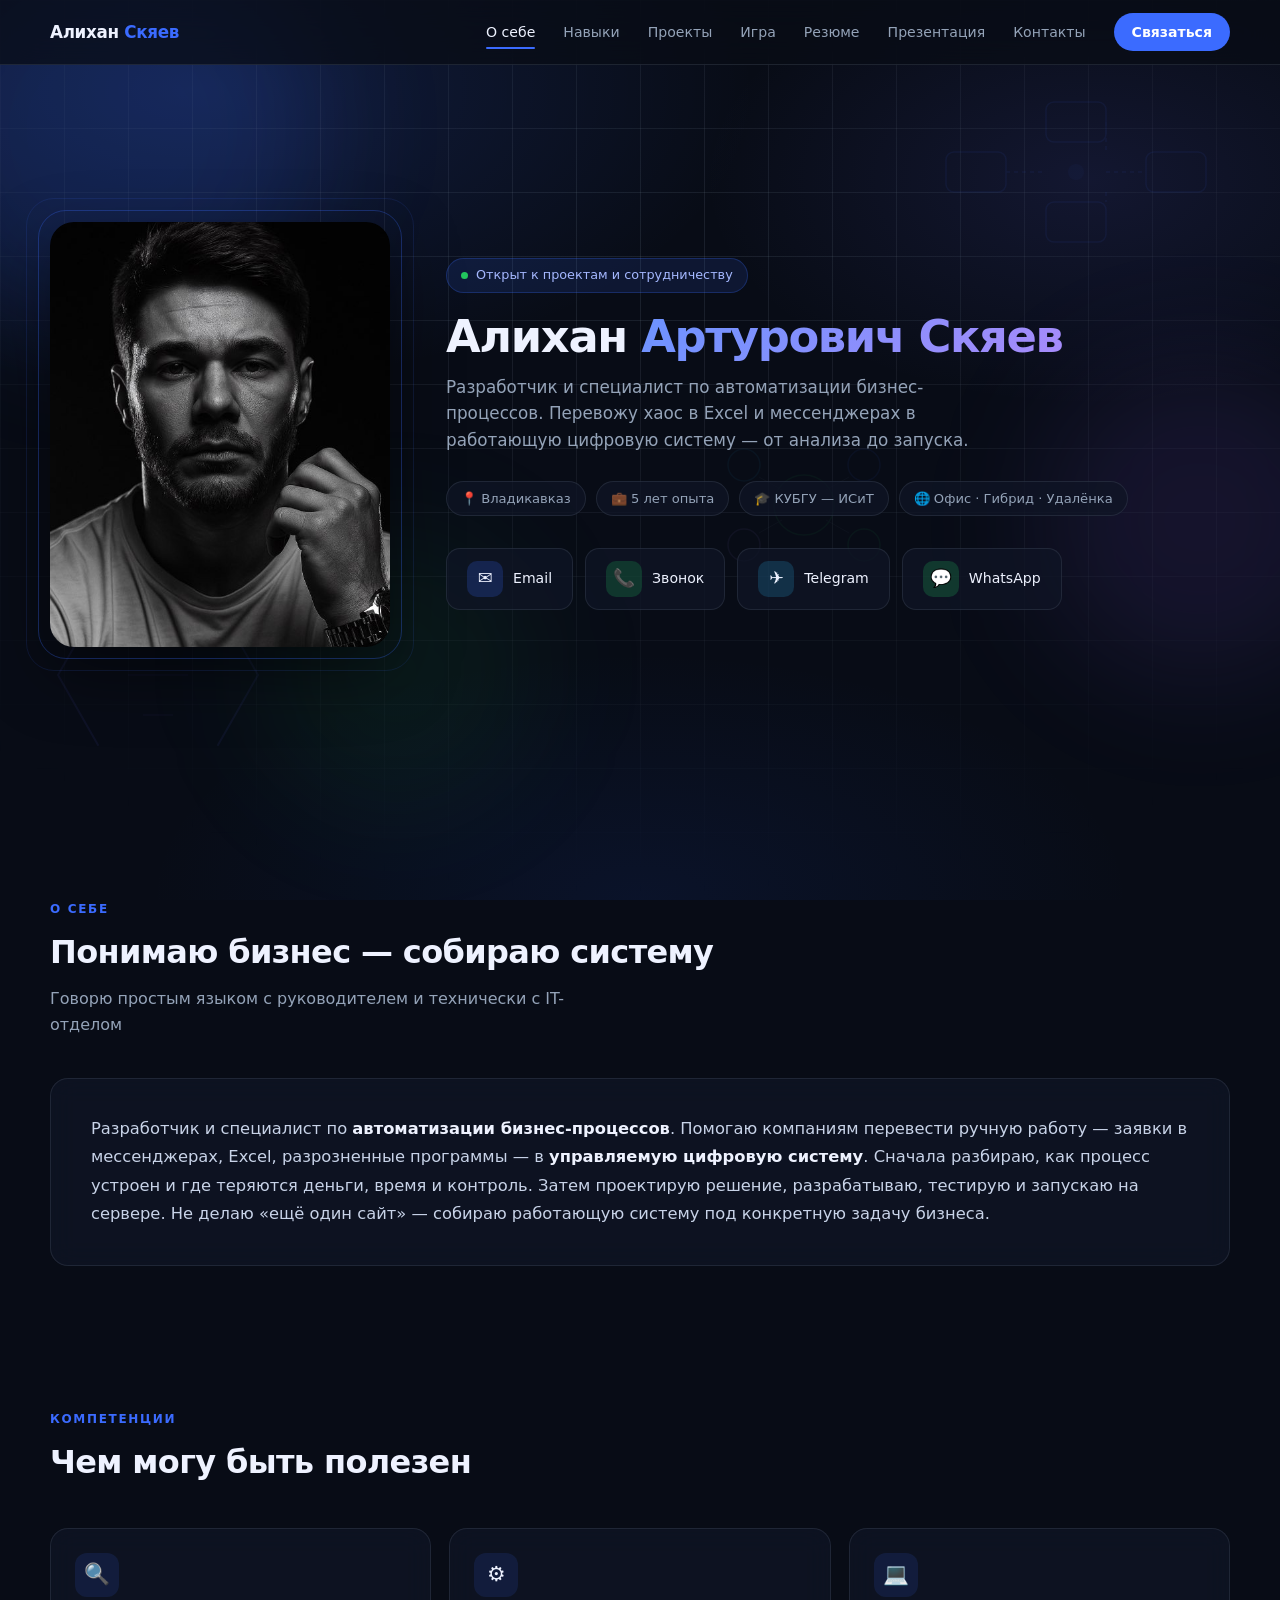
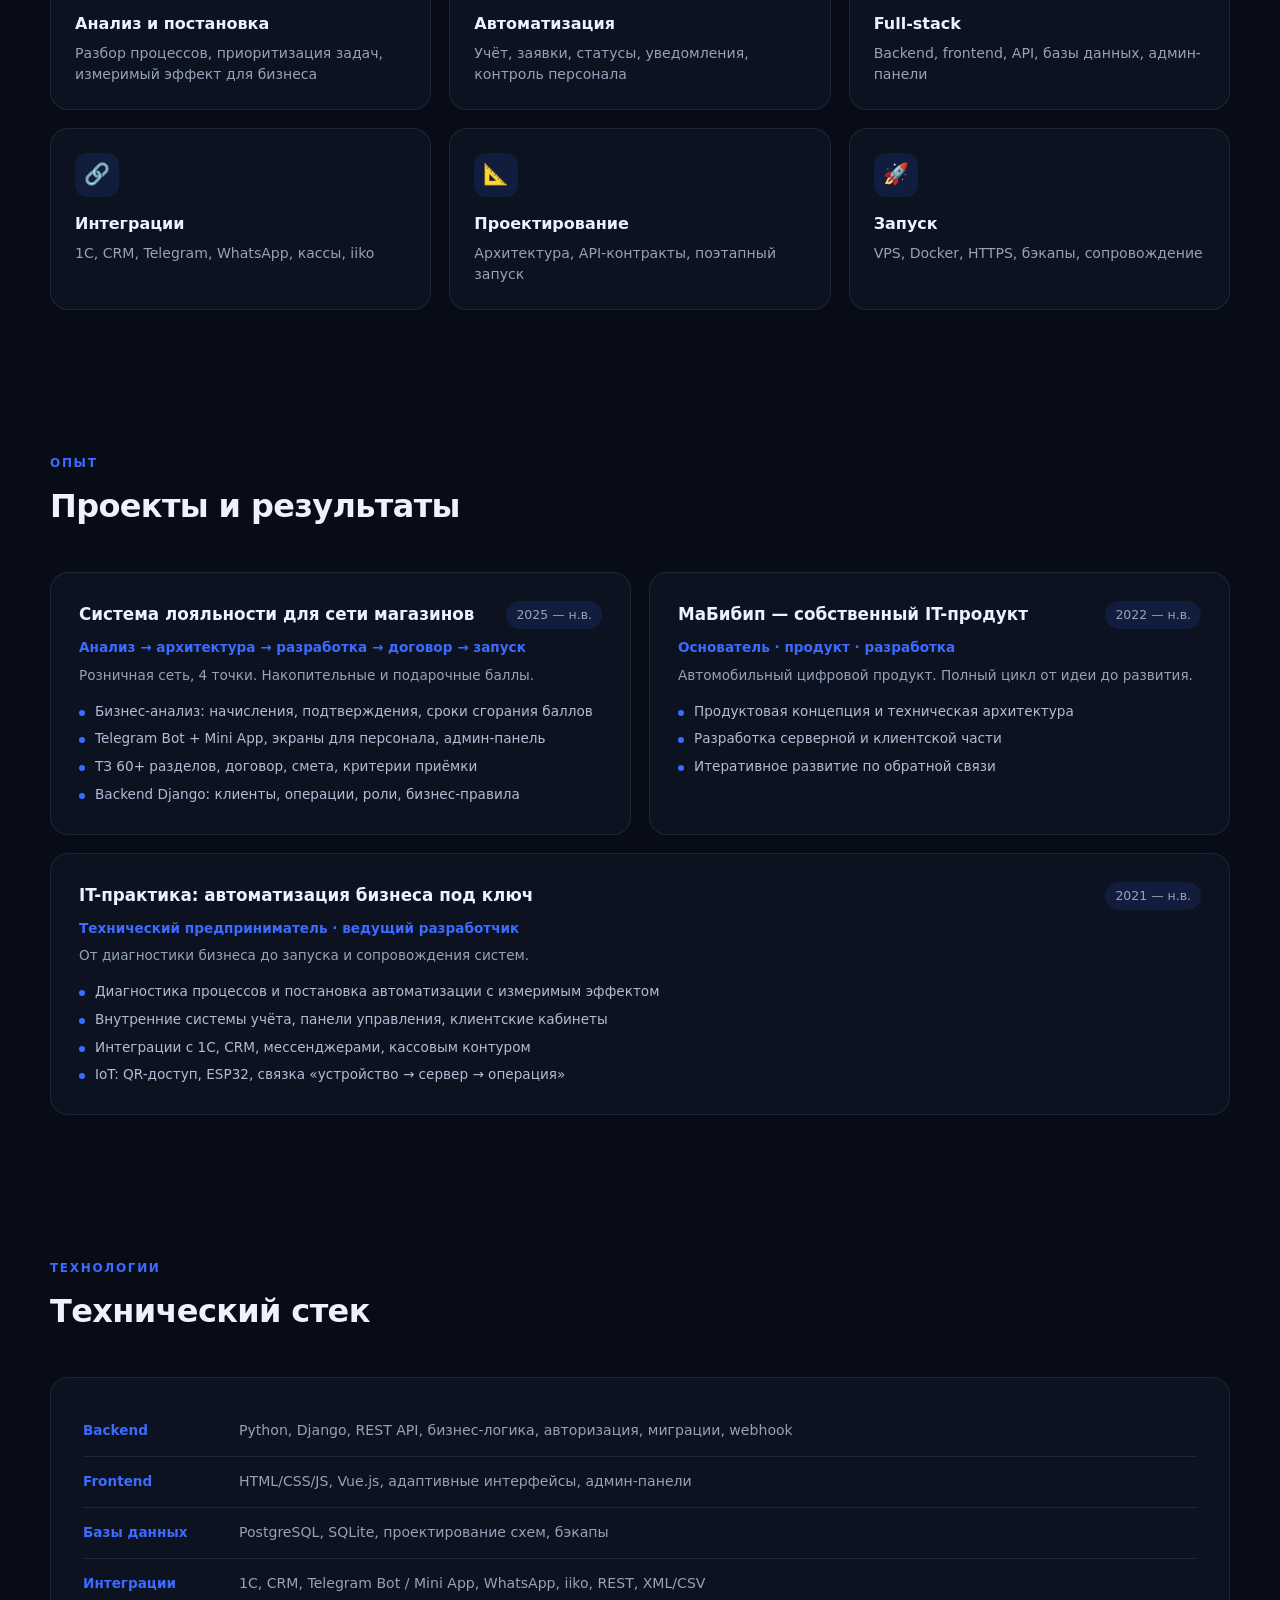
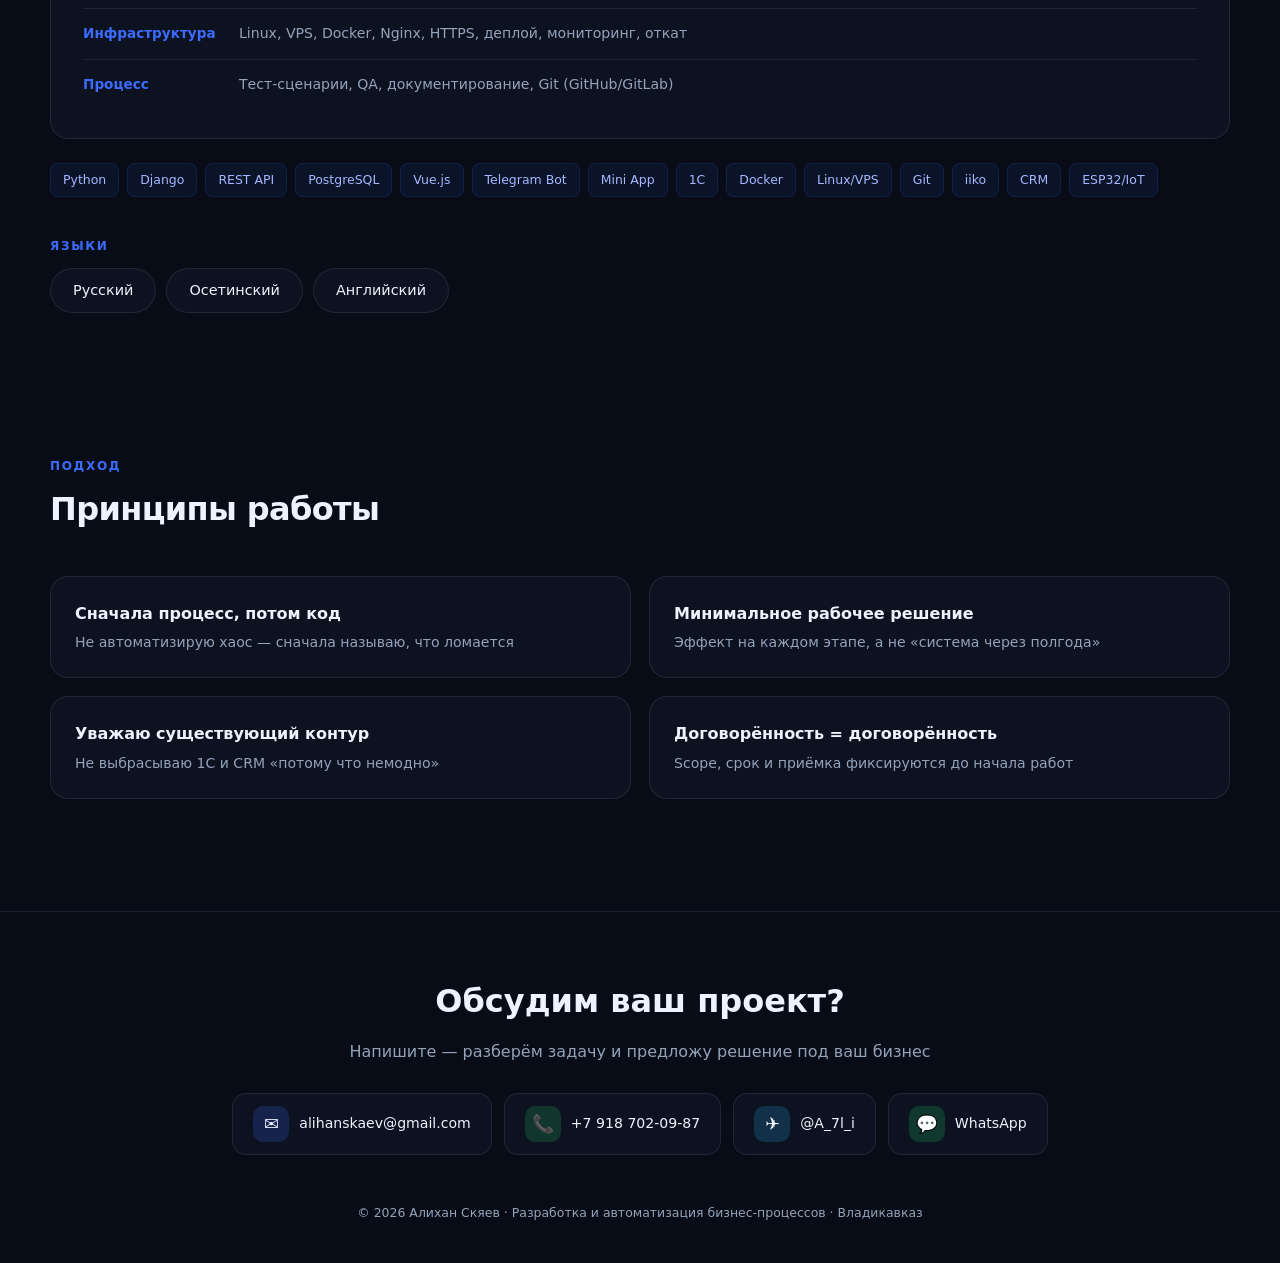
<file: index.html>
<!DOCTYPE html>
<html lang="ru">
<head>
  <meta charset="UTF-8">
  <meta name="viewport" content="width=device-width, initial-scale=1.0">
  <meta name="description" content="Алихан Скяев — разработчик и специалист по автоматизации бизнес-процессов. Full-stack, 1С, Telegram, Django.">
  <meta name="theme-color" content="#080c16">
  <title>Алихан Скяев — Разработчик · Автоматизация бизнеса</title>
  <link rel="stylesheet" href="css/style.css">
</head>
<body>

  <!-- Background illustrations -->
  <div class="bg-scene" aria-hidden="true">
    <div class="bg-gradient"></div>
    <div class="bg-orb bg-orb-1"></div>
    <div class="bg-orb bg-orb-2"></div>
    <div class="bg-orb bg-orb-3"></div>
    <div class="grid-overlay"></div>

    <!-- Automation flow -->
    <svg class="bg-svg bg-svg-1" viewBox="0 0 280 200" fill="none" xmlns="http://www.w3.org/2000/svg">
      <rect x="10" y="80" width="60" height="40" rx="8" stroke="#3b6bff" stroke-width="1.5"/>
      <rect x="110" y="30" width="60" height="40" rx="8" stroke="#3b6bff" stroke-width="1.5"/>
      <rect x="110" y="130" width="60" height="40" rx="8" stroke="#3b6bff" stroke-width="1.5"/>
      <rect x="210" y="80" width="60" height="40" rx="8" stroke="#3b6bff" stroke-width="1.5"/>
      <path d="M70 100 H110 M170 50 V80 M170 120 V130 M170 100 H210" stroke="#3b6bff" stroke-width="1.5" stroke-dasharray="4 4"/>
      <circle cx="140" cy="100" r="8" fill="#3b6bff" opacity="0.5"/>
    </svg>

    <!-- Code brackets -->
    <svg class="bg-svg bg-svg-2" viewBox="0 0 240 180" fill="none" xmlns="http://www.w3.org/2000/svg">
      <path d="M60 20 L20 90 L60 160" stroke="#6366f1" stroke-width="2" stroke-linecap="round"/>
      <path d="M180 20 L220 90 L180 160" stroke="#6366f1" stroke-width="2" stroke-linecap="round"/>
      <line x1="100" y1="50" x2="140" y2="50" stroke="#6366f1" stroke-width="1.5" opacity="0.6"/>
      <line x1="90" y1="90" x2="150" y2="90" stroke="#6366f1" stroke-width="1.5" opacity="0.6"/>
      <line x1="105" y1="130" x2="135" y2="130" stroke="#6366f1" stroke-width="1.5" opacity="0.6"/>
    </svg>

    <!-- Integration nodes -->
    <svg class="bg-svg bg-svg-3" viewBox="0 0 200 200" fill="none" xmlns="http://www.w3.org/2000/svg">
      <circle cx="100" cy="100" r="30" stroke="#22c55e" stroke-width="1.5"/>
      <circle cx="40" cy="60" r="16" stroke="#29a8e0" stroke-width="1.5"/>
      <circle cx="160" cy="60" r="16" stroke="#3b6bff" stroke-width="1.5"/>
      <circle cx="40" cy="140" r="16" stroke="#a78bfa" stroke-width="1.5"/>
      <circle cx="160" cy="140" r="16" stroke="#25d366" stroke-width="1.5"/>
      <line x1="55" y1="72" x2="78" y2="85" stroke="#64748b" stroke-width="1"/>
      <line x1="145" y1="72" x2="122" y2="85" stroke="#64748b" stroke-width="1"/>
      <line x1="55" y1="128" x2="78" y2="115" stroke="#64748b" stroke-width="1"/>
      <line x1="145" y1="128" x2="122" y2="115" stroke="#64748b" stroke-width="1"/>
    </svg>
  </div>

  <div class="page">

    <!-- Header -->
    <header class="header">
      <div class="container header-inner">
        <a href="#" class="logo">Алихан <span>Скяев</span></a>
        <nav class="nav">
          <a href="#about">О себе</a>
          <a href="#skills">Навыки</a>
          <a href="#projects">Проекты</a>
          <a href="game.html">Игра</a>
          <a href="resume.html">Резюме</a>
          <a href="presentation.html">Презентация</a>
          <a href="#contact">Контакты</a>
          <a href="#contact" class="nav-cta">Связаться</a>
        </nav>
        <button class="nav-toggle" aria-label="Меню">
          <span></span><span></span><span></span>
        </button>
      </div>
    </header>

    <!-- Hero -->
    <section class="hero">
      <div class="container hero-grid">
        <div class="photo-wrap">
          <div class="photo-ring"></div>
          <div class="photo-ring photo-ring-2"></div>
          <img class="photo" src="assets/photo.png" alt="Алихан Скяев — разработчик">
        </div>

        <div class="hero-content">
          <div class="hero-badge">Открыт к проектам и сотрудничеству</div>
          <h1>Алихан <em>Артурович Скяев</em></h1>
          <p class="hero-subtitle">
            Разработчик и специалист по автоматизации бизнес-процессов.
            Перевожу хаос в Excel и мессенджерах в работающую цифровую систему — от анализа до запуска.
          </p>

          <div class="hero-meta">
            <span class="meta-chip">📍 Владикавказ</span>
            <span class="meta-chip">💼 5 лет опыта</span>
            <span class="meta-chip">🎓 КУБГУ — ИСиТ</span>
            <span class="meta-chip">🌐 Офис · Гибрид · Удалёнка</span>
          </div>

          <div class="contact-row">
            <a href="mailto:alihanskaev@gmail.com" class="contact-btn email">
              <span class="icon">✉</span>
              <span>Email</span>
            </a>
            <a href="tel:+79187020987" class="contact-btn phone">
              <span class="icon">📞</span>
              <span>Звонок</span>
            </a>
            <a href="https://t.me/A_7l_i" target="_blank" rel="noopener" class="contact-btn telegram">
              <span class="icon">✈</span>
              <span>Telegram</span>
            </a>
            <a href="https://wa.me/79187020987" target="_blank" rel="noopener" class="contact-btn whatsapp">
              <span class="icon">💬</span>
              <span>WhatsApp</span>
            </a>
          </div>
        </div>
      </div>
    </section>

    <!-- About -->
    <section class="section" id="about">
      <div class="container">
        <div class="section-head reveal">
          <div class="section-label">О себе</div>
          <h2>Понимаю бизнес — собираю систему</h2>
          <p>Говорю простым языком с руководителем и технически с IT-отделом</p>
        </div>
        <div class="about-block reveal reveal-delay-1">
          Разработчик и специалист по <strong>автоматизации бизнес-процессов</strong>.
          Помогаю компаниям перевести ручную работу — заявки в мессенджерах, Excel, разрозненные программы —
          в <strong>управляемую цифровую систему</strong>.
          Сначала разбираю, как процесс устроен и где теряются деньги, время и контроль.
          Затем проектирую решение, разрабатываю, тестирую и запускаю на сервере.
          Не делаю «ещё один сайт» — собираю работающую систему под конкретную задачу бизнеса.
        </div>
      </div>
    </section>

    <!-- Competencies -->
    <section class="section" id="competencies">
      <div class="container">
        <div class="section-head reveal">
          <div class="section-label">Компетенции</div>
          <h2>Чем могу быть полезен</h2>
        </div>
        <div class="cards-3">
          <div class="card reveal">
            <div class="card-icon">🔍</div>
            <h3>Анализ и постановка</h3>
            <p>Разбор процессов, приоритизация задач, измеримый эффект для бизнеса</p>
          </div>
          <div class="card reveal reveal-delay-1">
            <div class="card-icon">⚙️</div>
            <h3>Автоматизация</h3>
            <p>Учёт, заявки, статусы, уведомления, контроль персонала</p>
          </div>
          <div class="card reveal reveal-delay-2">
            <div class="card-icon">💻</div>
            <h3>Full-stack</h3>
            <p>Backend, frontend, API, базы данных, админ-панели</p>
          </div>
          <div class="card reveal">
            <div class="card-icon">🔗</div>
            <h3>Интеграции</h3>
            <p>1С, CRM, Telegram, WhatsApp, кассы, iiko</p>
          </div>
          <div class="card reveal reveal-delay-1">
            <div class="card-icon">📐</div>
            <h3>Проектирование</h3>
            <p>Архитектура, API-контракты, поэтапный запуск</p>
          </div>
          <div class="card reveal reveal-delay-2">
            <div class="card-icon">🚀</div>
            <h3>Запуск</h3>
            <p>VPS, Docker, HTTPS, бэкапы, сопровождение</p>
          </div>
        </div>
      </div>
    </section>

    <!-- Projects -->
    <section class="section" id="projects">
      <div class="container">
        <div class="section-head reveal">
          <div class="section-label">Опыт</div>
          <h2>Проекты и результаты</h2>
        </div>

        <div class="cards-2" style="margin-bottom:18px">
          <article class="project-card reveal">
            <div class="project-top">
              <h3>Система лояльности для сети магазинов</h3>
              <span class="project-period">2025 — н.в.</span>
            </div>
            <p class="project-role">Анализ → архитектура → разработка → договор → запуск</p>
            <p class="project-desc">Розничная сеть, 4 точки. Накопительные и подарочные баллы.</p>
            <ul>
              <li>Бизнес-анализ: начисления, подтверждения, сроки сгорания баллов</li>
              <li>Telegram Bot + Mini App, экраны для персонала, админ-панель</li>
              <li>ТЗ 60+ разделов, договор, смета, критерии приёмки</li>
              <li>Backend Django: клиенты, операции, роли, бизнес-правила</li>
            </ul>
          </article>

          <article class="project-card reveal reveal-delay-1">
            <div class="project-top">
              <h3>МаБибип — собственный IT-продукт</h3>
              <span class="project-period">2022 — н.в.</span>
            </div>
            <p class="project-role">Основатель · продукт · разработка</p>
            <p class="project-desc">Автомобильный цифровой продукт. Полный цикл от идеи до развития.</p>
            <ul>
              <li>Продуктовая концепция и техническая архитектура</li>
              <li>Разработка серверной и клиентской части</li>
              <li>Итеративное развитие по обратной связи</li>
            </ul>
          </article>
        </div>

        <article class="project-card reveal">
          <div class="project-top">
            <h3>IT-практика: автоматизация бизнеса под ключ</h3>
            <span class="project-period">2021 — н.в.</span>
          </div>
          <p class="project-role">Технический предприниматель · ведущий разработчик</p>
          <p class="project-desc">От диагностики бизнеса до запуска и сопровождения систем.</p>
          <ul>
            <li>Диагностика процессов и постановка автоматизации с измеримым эффектом</li>
            <li>Внутренние системы учёта, панели управления, клиентские кабинеты</li>
            <li>Интеграции с 1С, CRM, мессенджерами, кассовым контуром</li>
            <li>IoT: QR-доступ, ESP32, связка «устройство → сервер → операция»</li>
          </ul>
        </article>
      </div>
    </section>

    <!-- Skills -->
    <section class="section" id="skills">
      <div class="container">
        <div class="section-head reveal">
          <div class="section-label">Технологии</div>
          <h2>Технический стек</h2>
        </div>

        <div class="card reveal" style="padding:28px 32px">
          <div class="skill-row">
            <span class="skill-label">Backend</span>
            <span class="skill-value">Python, Django, REST API, бизнес-логика, авторизация, миграции, webhook</span>
          </div>
          <div class="skill-row">
            <span class="skill-label">Frontend</span>
            <span class="skill-value">HTML/CSS/JS, Vue.js, адаптивные интерфейсы, админ-панели</span>
          </div>
          <div class="skill-row">
            <span class="skill-label">Базы данных</span>
            <span class="skill-value">PostgreSQL, SQLite, проектирование схем, бэкапы</span>
          </div>
          <div class="skill-row">
            <span class="skill-label">Интеграции</span>
            <span class="skill-value">1С, CRM, Telegram Bot / Mini App, WhatsApp, iiko, REST, XML/CSV</span>
          </div>
          <div class="skill-row">
            <span class="skill-label">Инфраструктура</span>
            <span class="skill-value">Linux, VPS, Docker, Nginx, HTTPS, деплой, мониторинг, откат</span>
          </div>
          <div class="skill-row">
            <span class="skill-label">Процесс</span>
            <span class="skill-value">Тест-сценарии, QA, документирование, Git (GitHub/GitLab)</span>
          </div>
        </div>

        <div class="tech-tags reveal reveal-delay-1">
          <span class="tech-tag">Python</span>
          <span class="tech-tag">Django</span>
          <span class="tech-tag">REST API</span>
          <span class="tech-tag">PostgreSQL</span>
          <span class="tech-tag">Vue.js</span>
          <span class="tech-tag">Telegram Bot</span>
          <span class="tech-tag">Mini App</span>
          <span class="tech-tag">1С</span>
          <span class="tech-tag">Docker</span>
          <span class="tech-tag">Linux/VPS</span>
          <span class="tech-tag">Git</span>
          <span class="tech-tag">iiko</span>
          <span class="tech-tag">CRM</span>
          <span class="tech-tag">ESP32/IoT</span>
        </div>

        <div style="margin-top:40px" class="reveal">
          <div class="section-label" style="margin-bottom:12px">Языки</div>
          <div class="lang-chips">
            <span class="lang-chip">Русский</span>
            <span class="lang-chip">Осетинский</span>
            <span class="lang-chip">Английский</span>
          </div>
        </div>
      </div>
    </section>

    <!-- Principles -->
    <section class="section">
      <div class="container">
        <div class="section-head reveal">
          <div class="section-label">Подход</div>
          <h2>Принципы работы</h2>
        </div>
        <div class="cards-2">
          <div class="card reveal">
            <h3>Сначала процесс, потом код</h3>
            <p>Не автоматизирую хаос — сначала называю, что ломается</p>
          </div>
          <div class="card reveal reveal-delay-1">
            <h3>Минимальное рабочее решение</h3>
            <p>Эффект на каждом этапе, а не «система через полгода»</p>
          </div>
          <div class="card reveal">
            <h3>Уважаю существующий контур</h3>
            <p>Не выбрасываю 1С и CRM «потому что немодно»</p>
          </div>
          <div class="card reveal reveal-delay-1">
            <h3>Договорённость = договорённость</h3>
            <p>Scope, срок и приёмка фиксируются до начала работ</p>
          </div>
        </div>
      </div>
    </section>

    <!-- Footer / Contact -->
    <footer class="footer" id="contact">
      <div class="container">
        <div class="footer-cta reveal">
          <h2>Обсудим ваш проект?</h2>
          <p>Напишите — разберём задачу и предложу решение под ваш бизнес</p>
          <div class="footer-contacts">
            <a href="mailto:alihanskaev@gmail.com" class="contact-btn email">
              <span class="icon">✉</span>
              <span>alihanskaev@gmail.com</span>
            </a>
            <a href="tel:+79187020987" class="contact-btn phone">
              <span class="icon">📞</span>
              <span>+7 918 702-09-87</span>
            </a>
            <a href="https://t.me/A_7l_i" target="_blank" rel="noopener" class="contact-btn telegram">
              <span class="icon">✈</span>
              <span>@A_7l_i</span>
            </a>
            <a href="https://wa.me/79187020987" target="_blank" rel="noopener" class="contact-btn whatsapp">
              <span class="icon">💬</span>
              <span>WhatsApp</span>
            </a>
          </div>
        </div>
        <p class="footer-copy">© 2026 Алихан Скяев · Разработка и автоматизация бизнес-процессов · Владикавказ</p>
      </div>
    </footer>

  </div>

  <script src="js/main.js"></script>
</body>
</html>
</file>
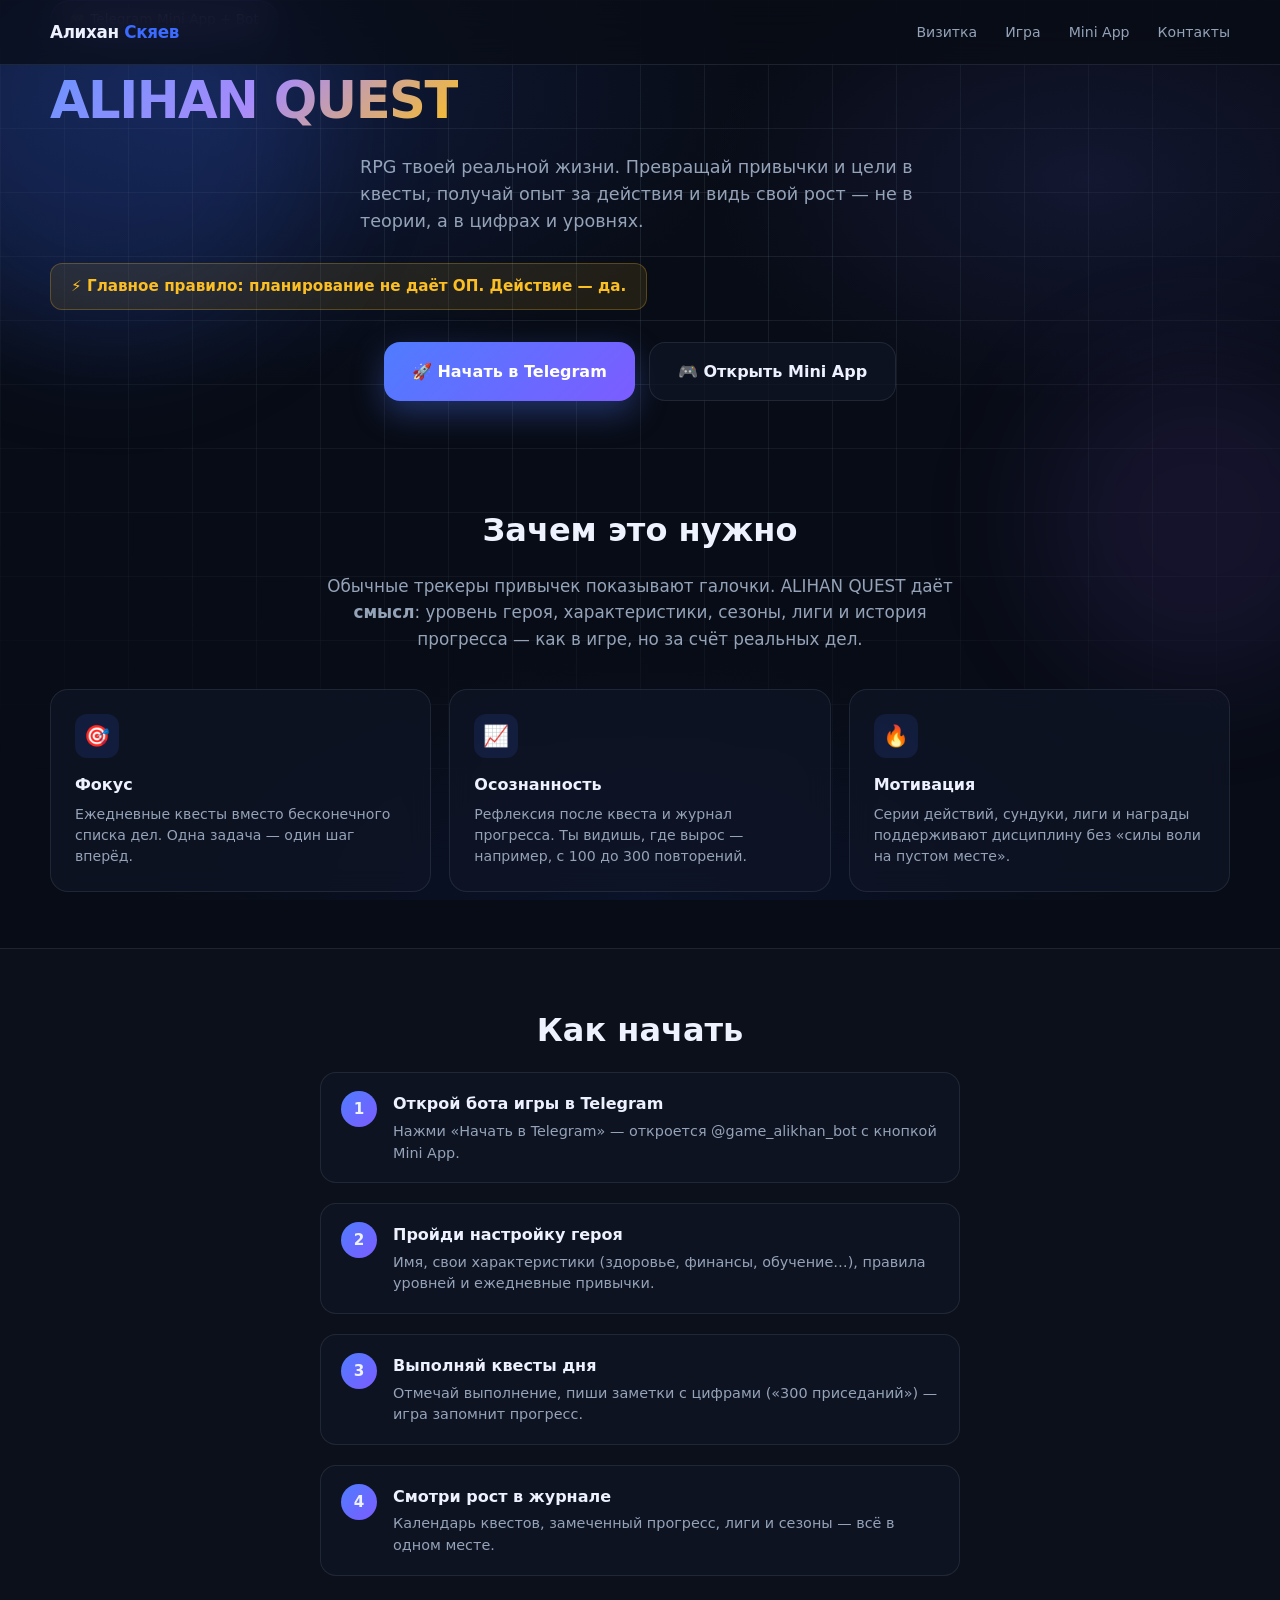
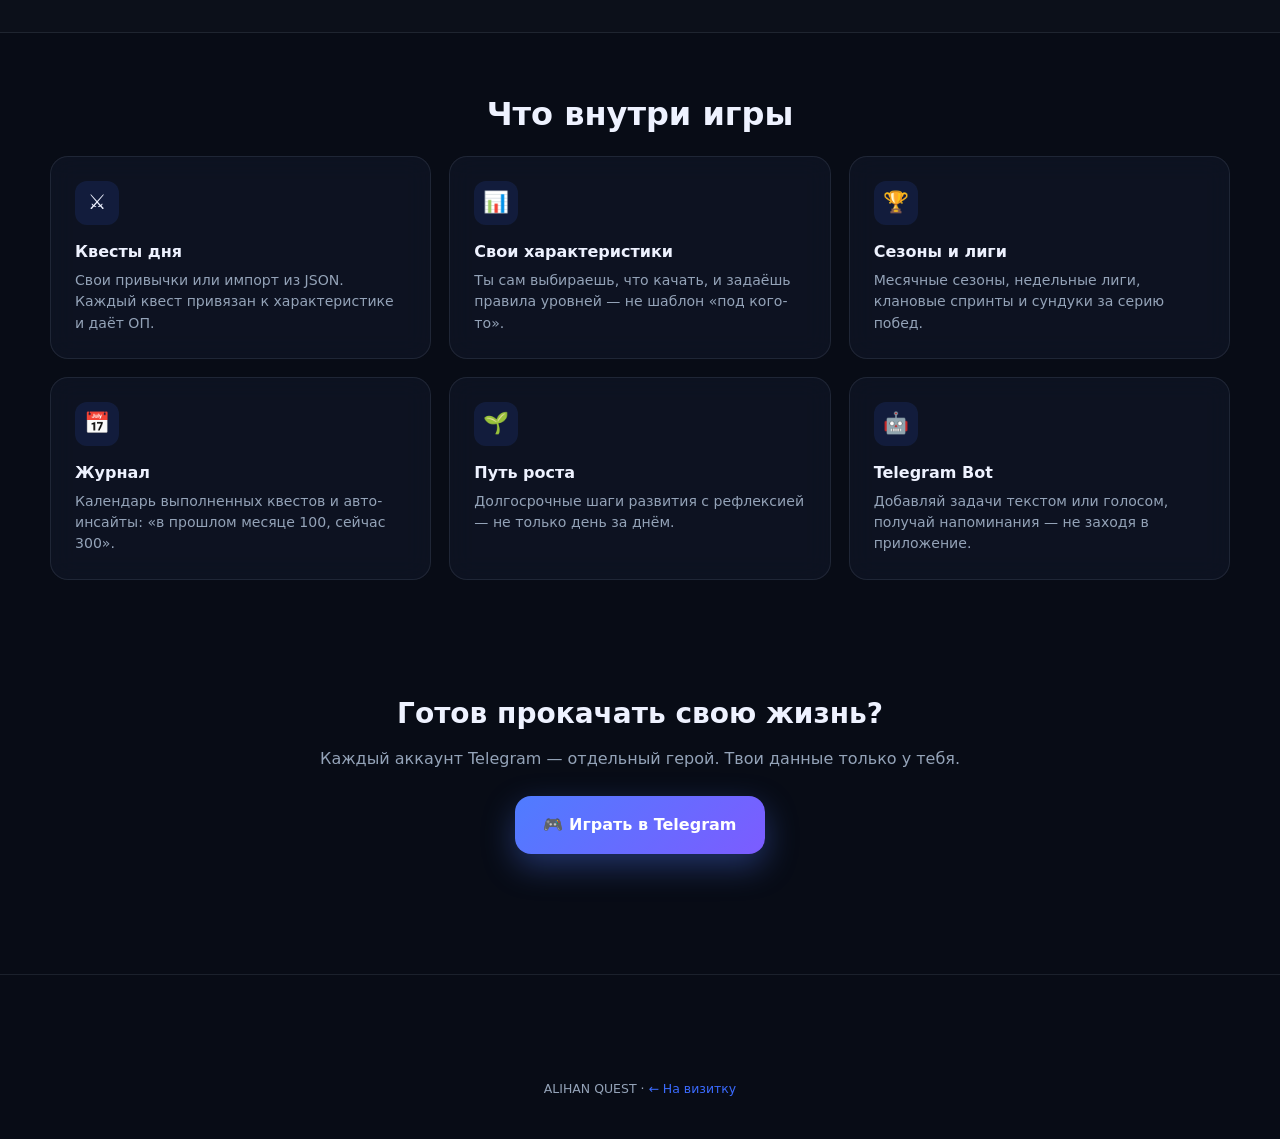
<file: game.html>
<!DOCTYPE html>
<html lang="ru">
<head>
  <meta charset="UTF-8">
  <meta name="viewport" content="width=device-width, initial-scale=1.0, viewport-fit=cover">
  <meta name="description" content="ALIHAN QUEST — RPG твоей реальной жизни в Telegram. Квесты, привычки, прогресс и рост через действие.">
  <meta name="theme-color" content="#080c16">
  <title>ALIHAN QUEST — Игра жизни</title>
  <link rel="stylesheet" href="css/style.css">
  <link rel="stylesheet" href="css/game.css">
</head>
<body>

  <div class="bg-scene" aria-hidden="true">
    <div class="bg-gradient"></div>
    <div class="bg-orb bg-orb-1"></div>
    <div class="bg-orb bg-orb-2"></div>
    <div class="grid-overlay"></div>
  </div>

  <div class="page">
    <header class="header">
      <div class="container header-inner">
        <a href="index.html" class="logo">Алихан <span>Скяев</span></a>
        <nav class="nav">
          <a href="index.html">Визитка</a>
          <a href="game.html" class="active">Игра</a>
          <a href="alihan-quest/">Mini App</a>
          <a href="index.html#contact">Контакты</a>
        </nav>
        <button class="nav-toggle" aria-label="Меню"><span></span><span></span><span></span></button>
      </div>
    </header>

    <section class="game-hero">
      <div class="container">
        <div class="game-hero-badge">🎮 Telegram Mini App + Bot</div>
        <h1><span>ALIHAN QUEST</span></h1>
        <p class="game-tagline">
          RPG твоей реальной жизни. Превращай привычки и цели в квесты, получай опыт за действия
          и видь свой рост — не в теории, а в цифрах и уровнях.
        </p>
        <div class="game-rule">⚡ Главное правило: планирование не даёт ОП. Действие — да.</div>

        <div class="game-cta-row">
          <a href="https://t.me/game_alikhan_bot" target="_blank" rel="noopener" class="game-btn game-btn-primary">🚀 Начать в Telegram</a>
          <a href="alihan-quest/" class="game-btn game-btn-secondary">🎮 Открыть Mini App</a>
        </div>
      </div>
    </section>

    <section class="game-section">
      <div class="container">
        <h2 class="game-section-title">Зачем это нужно</h2>
        <p class="game-section-lead">
          Обычные трекеры привычек показывают галочки. ALIHAN QUEST даёт <strong>смысл</strong>:
          уровень героя, характеристики, сезоны, лиги и история прогресса — как в игре,
          но за счёт реальных дел.
        </p>
        <div class="game-benefits cards-3">
          <div class="card">
            <div class="card-icon">🎯</div>
            <h3>Фокус</h3>
            <p>Ежедневные квесты вместо бесконечного списка дел. Одна задача — один шаг вперёд.</p>
          </div>
          <div class="card">
            <div class="card-icon">📈</div>
            <h3>Осознанность</h3>
            <p>Рефлексия после квеста и журнал прогресса. Ты видишь, где вырос — например, с 100 до 300 повторений.</p>
          </div>
          <div class="card">
            <div class="card-icon">🔥</div>
            <h3>Мотивация</h3>
            <p>Серии действий, сундуки, лиги и награды поддерживают дисциплину без «силы воли на пустом месте».</p>
          </div>
        </div>
      </div>
    </section>

    <section class="game-section game-section-alt">
      <div class="container">
        <h2 class="game-section-title">Как начать</h2>
        <ol class="game-steps">
          <li>
            <span class="game-step-num">1</span>
            <div>
              <strong>Открой бота игры в Telegram</strong>
              <p>Нажми «Начать в Telegram» — откроется @game_alikhan_bot с кнопкой Mini App.</p>
            </div>
          </li>
          <li>
            <span class="game-step-num">2</span>
            <div>
              <strong>Пройди настройку героя</strong>
              <p>Имя, свои характеристики (здоровье, финансы, обучение…), правила уровней и ежедневные привычки.</p>
            </div>
          </li>
          <li>
            <span class="game-step-num">3</span>
            <div>
              <strong>Выполняй квесты дня</strong>
              <p>Отмечай выполнение, пиши заметки с цифрами («300 приседаний») — игра запомнит прогресс.</p>
            </div>
          </li>
          <li>
            <span class="game-step-num">4</span>
            <div>
              <strong>Смотри рост в журнале</strong>
              <p>Календарь квестов, замеченный прогресс, лиги и сезоны — всё в одном месте.</p>
            </div>
          </li>
        </ol>
      </div>
    </section>

    <section class="game-section">
      <div class="container">
        <h2 class="game-section-title">Что внутри игры</h2>
        <div class="game-features cards-3">
          <div class="card">
            <div class="card-icon">⚔️</div>
            <h3>Квесты дня</h3>
            <p>Свои привычки или импорт из JSON. Каждый квест привязан к характеристике и даёт ОП.</p>
          </div>
          <div class="card">
            <div class="card-icon">📊</div>
            <h3>Свои характеристики</h3>
            <p>Ты сам выбираешь, что качать, и задаёшь правила уровней — не шаблон «под кого-то».</p>
          </div>
          <div class="card">
            <div class="card-icon">🏆</div>
            <h3>Сезоны и лиги</h3>
            <p>Месячные сезоны, недельные лиги, клановые спринты и сундуки за серию побед.</p>
          </div>
          <div class="card">
            <div class="card-icon">📅</div>
            <h3>Журнал</h3>
            <p>Календарь выполненных квестов и авто-инсайты: «в прошлом месяце 100, сейчас 300».</p>
          </div>
          <div class="card">
            <div class="card-icon">🌱</div>
            <h3>Путь роста</h3>
            <p>Долгосрочные шаги развития с рефлексией — не только день за днём.</p>
          </div>
          <div class="card">
            <div class="card-icon">🤖</div>
            <h3>Telegram Bot</h3>
            <p>Добавляй задачи текстом или голосом, получай напоминания — не заходя в приложение.</p>
          </div>
        </div>
      </div>
    </section>

    <section class="game-section game-section-cta">
      <div class="container game-cta-block">
        <h2>Готов прокачать свою жизнь?</h2>
        <p>Каждый аккаунт Telegram — отдельный герой. Твои данные только у тебя.</p>
        <a href="https://t.me/game_alikhan_bot" target="_blank" rel="noopener" class="game-btn game-btn-primary">🎮 Играть в Telegram</a>
      </div>
    </section>

    <footer class="footer">
      <div class="container">
        <p class="footer-copy">ALIHAN QUEST · <a href="index.html" style="color:var(--accent)">← На визитку</a></p>
      </div>
    </footer>
  </div>

  <script src="js/main.js"></script>
</body>
</html>
</file>
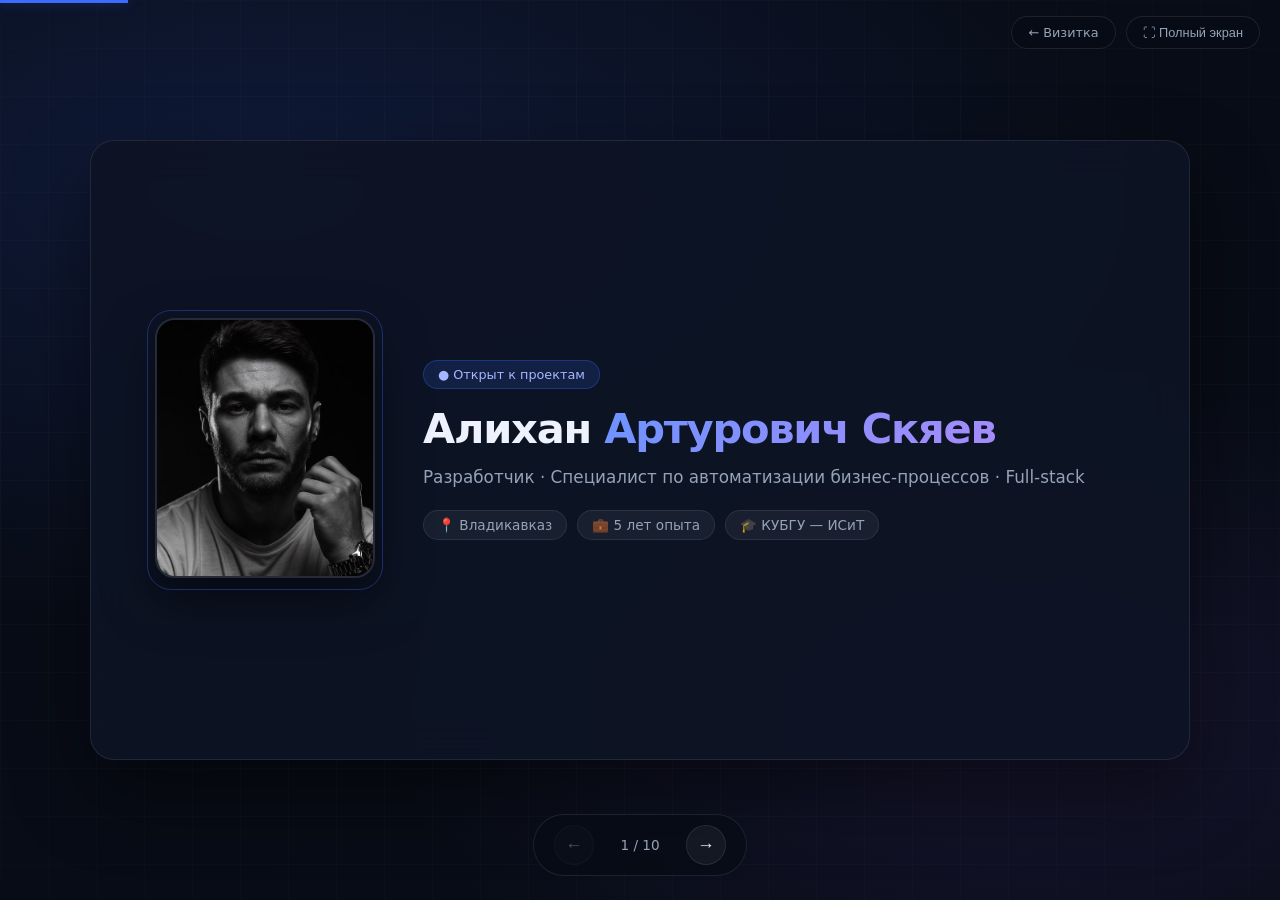
<file: presentation.html>
<!DOCTYPE html>
<html lang="ru">
<head>
  <meta charset="UTF-8">
  <meta name="viewport" content="width=device-width, initial-scale=1.0, viewport-fit=cover">
  <meta name="description" content="Презентация — Алихан Скяев, разработчик и автоматизация бизнес-процессов">
  <meta name="theme-color" content="#080c16">
  <title>Презентация — Алихан Скяев</title>
  <link rel="stylesheet" href="css/presentation.css">
</head>
<body>

  <div class="deck-bg" aria-hidden="true"></div>
  <div class="progress-bar" id="progress"></div>

  <div class="top-bar">
    <a href="index.html" class="top-btn">← Визитка</a>
    <button class="top-btn" id="fullscreen" type="button">⛶ Полный экран</button>
  </div>

  <div class="deck">

    <!-- SLIDE 1: Title -->
    <section class="slide slide-title active">
      <div class="title-photo-wrap">
        <div class="title-photo-ring"></div>
        <img class="title-photo" src="assets/photo.png" alt="Алихан Скяев">
      </div>
      <div class="title-content">
        <div class="title-badge">● Открыт к проектам</div>
        <h1>Алихан <em>Артурович Скяев</em></h1>
        <p class="slide-sub">Разработчик · Специалист по автоматизации бизнес-процессов · Full-stack</p>
        <div class="title-meta">
          <span class="meta-pill">📍 Владикавказ</span>
          <span class="meta-pill">💼 5 лет опыта</span>
          <span class="meta-pill">🎓 КУБГУ — ИСиТ</span>
        </div>
      </div>
    </section>

    <!-- SLIDE 2: About -->
    <section class="slide">
      <div class="slide-body">
        <div class="slide-label">О себе</div>
        <h2>Понимаю бизнес — собираю систему</h2>
        <p class="slide-sub" style="margin-bottom:24px">
          Помогаю компаниям перевести ручную работу — заявки в мессенджерах, Excel, разрозненные программы —
          в управляемую цифровую систему.
        </p>
        <ul class="slide-list">
          <li>Сначала <strong>разбираю процесс</strong> — где теряются деньги, время и контроль</li>
          <li>Затем <strong>проектирую, разрабатываю, тестирую</strong> и запускаю на сервере</li>
          <li>Говорю простым языком с руководителем и технически с IT-отделом</li>
          <li>Не делаю «ещё один сайт» — собираю <strong>работающую систему под задачу бизнеса</strong></li>
        </ul>
      </div>
    </section>

    <!-- SLIDE 3: Value -->
    <section class="slide">
      <div class="slide-body">
        <div class="slide-label">Ценность</div>
        <h2>Чем полезен вашему бизнесу</h2>
        <div class="grid-2">
          <div class="card">
            <div class="card-icon">📋</div>
            <h3>Хаос в заявках и статусах</h3>
            <p>Единый поток: кто создал → кто обработал → что изменилось → кто уведомлён</p>
          </div>
          <div class="card">
            <div class="card-icon">🔗</div>
            <h3>Данные в нескольких местах</h3>
            <p>Связываю 1С, CRM, Telegram, кассу — без двойного ввода</p>
          </div>
          <div class="card">
            <div class="card-icon">🏪</div>
            <h3>Нет контроля на точках</h3>
            <p>Панели для сотрудников и руководства: кто, когда, по какому правилу</p>
          </div>
          <div class="card">
            <div class="card-icon">⚡</div>
            <h3>«На коленке» работает</h3>
            <p>Анализ → проектирование → переписывание с тестами и запуском</p>
          </div>
        </div>
      </div>
    </section>

    <!-- SLIDE 4: Competencies -->
    <section class="slide">
      <div class="slide-body">
        <div class="slide-label">Компетенции</div>
        <h2>Ключевые направления</h2>
        <div class="grid-3">
          <div class="card"><div class="card-icon">🔍</div><h3>Анализ</h3><p>As-is / to-be, приоритеты, измеримый эффект</p></div>
          <div class="card"><div class="card-icon">⚙️</div><h3>Автоматизация</h3><p>Учёт, заявки, статусы, уведомления</p></div>
          <div class="card"><div class="card-icon">💻</div><h3>Full-stack</h3><p>Backend, frontend, API, админ-панели</p></div>
          <div class="card"><div class="card-icon">🔗</div><h3>Интеграции</h3><p>1С, CRM, Telegram, WhatsApp, iiko</p></div>
          <div class="card"><div class="card-icon">📐</div><h3>Архитектура</h3><p>API-контракты, поэтапный запуск</p></div>
          <div class="card"><div class="card-icon">🚀</div><h3>Деплой</h3><p>VPS, Docker, HTTPS, бэкапы</p></div>
        </div>
      </div>
    </section>

    <!-- SLIDE 5: Process -->
    <section class="slide">
      <div class="slide-body">
        <div class="slide-label">Процесс</div>
        <h2>Как я работаю</h2>
        <p class="slide-sub">Полный цикл — от боли бизнеса до работающей системы</p>
        <div class="steps">
          <span class="step">Диагностика</span>
          <span class="step-arrow">→</span>
          <span class="step">Анализ</span>
          <span class="step-arrow">→</span>
          <span class="step">Проектирование</span>
          <span class="step-arrow">→</span>
          <span class="step">Разработка</span>
          <span class="step-arrow">→</span>
          <span class="step">Тестирование</span>
          <span class="step-arrow">→</span>
          <span class="step">Запуск</span>
          <span class="step-arrow">→</span>
          <span class="step">Сопровождение</span>
        </div>
        <div class="principle-row" style="margin-top:28px">
          <div class="principle-item"><strong>Сначала процесс, потом код</strong><span>Не автоматизирую хаос</span></div>
          <div class="principle-item"><strong>Минимальное решение</strong><span>Эффект на каждом этапе</span></div>
          <div class="principle-item"><strong>Уважаю 1С и CRM</strong><span>Не выбрасываю рабочий контур</span></div>
          <div class="principle-item"><strong>Чёткая приёмка</strong><span>Scope и срок фиксируются заранее</span></div>
        </div>
      </div>
    </section>

    <!-- SLIDE 6: Project 1 -->
    <section class="slide">
      <div class="slide-body">
        <div class="slide-label">Кейс</div>
        <h2>Система лояльности — сеть магазинов</h2>
        <div class="project-block">
          <h3>Q Premium · 4 торговые точки · 2025</h3>
          <p class="role">Анализ → архитектура → разработка → договор → запуск</p>
          <ul>
            <li>Telegram Bot + Mini App для клиентов, экраны для кассиров и админки</li>
            <li>Накопительные и подарочные баллы, подтверждение операций, сроки сгорания</li>
            <li>Backend Django: учёт клиентов, бизнес-правила, роли и права</li>
            <li>ТЗ 60+ разделов, договор подряда, смета, критерии приёмки</li>
            <li>VPS, резервное копирование, HTTPS, webhook Telegram</li>
          </ul>
        </div>
      </div>
    </section>

    <!-- SLIDE 7: Projects 2 -->
    <section class="slide">
      <div class="slide-body">
        <div class="slide-label">Опыт</div>
        <h2>Другие проекты</h2>
        <div class="project-block">
          <h3>МаБибип — собственный IT-продукт</h3>
          <p class="role">Основатель · продукт · разработка · с 2022</p>
          <ul>
            <li>Автомобильный цифровой продукт — от идеи до реализации</li>
            <li>Продуктовая концепция, архитектура, серверная и клиентская часть</li>
          </ul>
        </div>
        <div class="project-block">
          <h3>IT-практика: автоматизация под ключ</h3>
          <p class="role">Технический предприниматель · с 2021</p>
          <ul>
            <li>Внутренние системы учёта, панели, клиентские кабинеты</li>
            <li>Интеграции 1С, CRM, мессенджеры, кассовый контур</li>
            <li>IoT: QR-доступ, ESP32, связка «устройство → сервер → операция»</li>
          </ul>
        </div>
      </div>
    </section>

    <!-- SLIDE 8: Tech stack -->
    <section class="slide">
      <div class="slide-body">
        <div class="slide-label">Технологии</div>
        <h2>Технический стек</h2>
        <div class="grid-2">
          <div class="card"><h3>Backend</h3><p>Python, Django, REST API, бизнес-логика, авторизация, webhook</p></div>
          <div class="card"><h3>Frontend</h3><p>HTML/CSS/JS, Vue.js, адаптивные интерфейсы, админ-панели</p></div>
          <div class="card"><h3>Базы данных</h3><p>PostgreSQL, SQLite, миграции, целостность, бэкапы</p></div>
          <div class="card"><h3>Инфраструктура</h3><p>Linux, VPS, Docker, Nginx, HTTPS, деплой, мониторинг</p></div>
        </div>
        <div class="tech-row">
          <span class="tech-tag">Python</span>
          <span class="tech-tag">Django</span>
          <span class="tech-tag">Vue.js</span>
          <span class="tech-tag">PostgreSQL</span>
          <span class="tech-tag">Telegram Bot</span>
          <span class="tech-tag">Mini App</span>
          <span class="tech-tag">1С</span>
          <span class="tech-tag">Docker</span>
          <span class="tech-tag">Git</span>
          <span class="tech-tag">iiko</span>
          <span class="tech-tag">ESP32/IoT</span>
        </div>
      </div>
    </section>

    <!-- SLIDE 9: Integrations -->
    <section class="slide">
      <div class="slide-body">
        <div class="slide-label">Интеграции</div>
        <h2>Связываю ваши системы</h2>
        <p class="slide-sub" style="margin-bottom:20px">Каналы — не цель. Цель — управляемый поток операций.</p>
        <div class="grid-3">
          <div class="card"><div class="card-icon">📊</div><h3>1С</h3><p>Обмен данными, учёт, синхронизация</p></div>
          <div class="card"><div class="card-icon">✈</div><h3>Telegram</h3><p>Боты, Mini App, уведомления, webhook</p></div>
          <div class="card"><div class="card-icon">💬</div><h3>WhatsApp</h3><p>Коммуникация с клиентами и персоналом</p></div>
          <div class="card"><div class="card-icon">🤝</div><h3>CRM</h3><p>Клиенты, сделки, статусы, автоматизация</p></div>
          <div class="card"><div class="card-icon">🍽</div><h3>iiko</h3><p>HoReCa, кассовый и складской контур</p></div>
          <div class="card"><div class="card-icon">📡</div><h3>IoT</h3><p>QR-доступ, ESP32, устройства → сервер</p></div>
        </div>
      </div>
    </section>

    <!-- SLIDE 10: Contact -->
    <section class="slide">
      <div class="slide-body">
        <div class="slide-label">Контакты</div>
        <h2>Обсудим ваш проект?</h2>
        <p class="cta-text">Напишите — разберём задачу и предложу решение под ваш бизнес</p>
        <div class="contact-grid">
          <a href="mailto:alihanskaev@gmail.com" class="contact-card">
            <span class="icon">✉</span>
            <span>alihanskaev@gmail.com</span>
          </a>
          <a href="tel:+79187020987" class="contact-card">
            <span class="icon">📞</span>
            <span>+7 918 702-09-87</span>
          </a>
          <a href="https://t.me/A_7l_i" target="_blank" rel="noopener" class="contact-card">
            <span class="icon">✈</span>
            <span>Telegram @A_7l_i</span>
          </a>
          <a href="https://wa.me/79187020987" target="_blank" rel="noopener" class="contact-card">
            <span class="icon">💬</span>
            <span>WhatsApp</span>
          </a>
        </div>
        <div class="title-meta" style="margin-top:28px;justify-content:center">
          <span class="meta-pill">Русский</span>
          <span class="meta-pill">Осетинский</span>
          <span class="meta-pill">Английский</span>
        </div>
      </div>
    </section>

  </div>

  <nav class="controls" aria-label="Навигация по слайдам">
    <button class="ctrl-btn" id="prev" aria-label="Предыдущий слайд">←</button>
    <span class="slide-counter" id="counter">1 / 10</span>
    <button class="ctrl-btn" id="next" aria-label="Следующий слайд">→</button>
  </nav>

  <script src="js/presentation.js"></script>
</body>
</html>
</file>
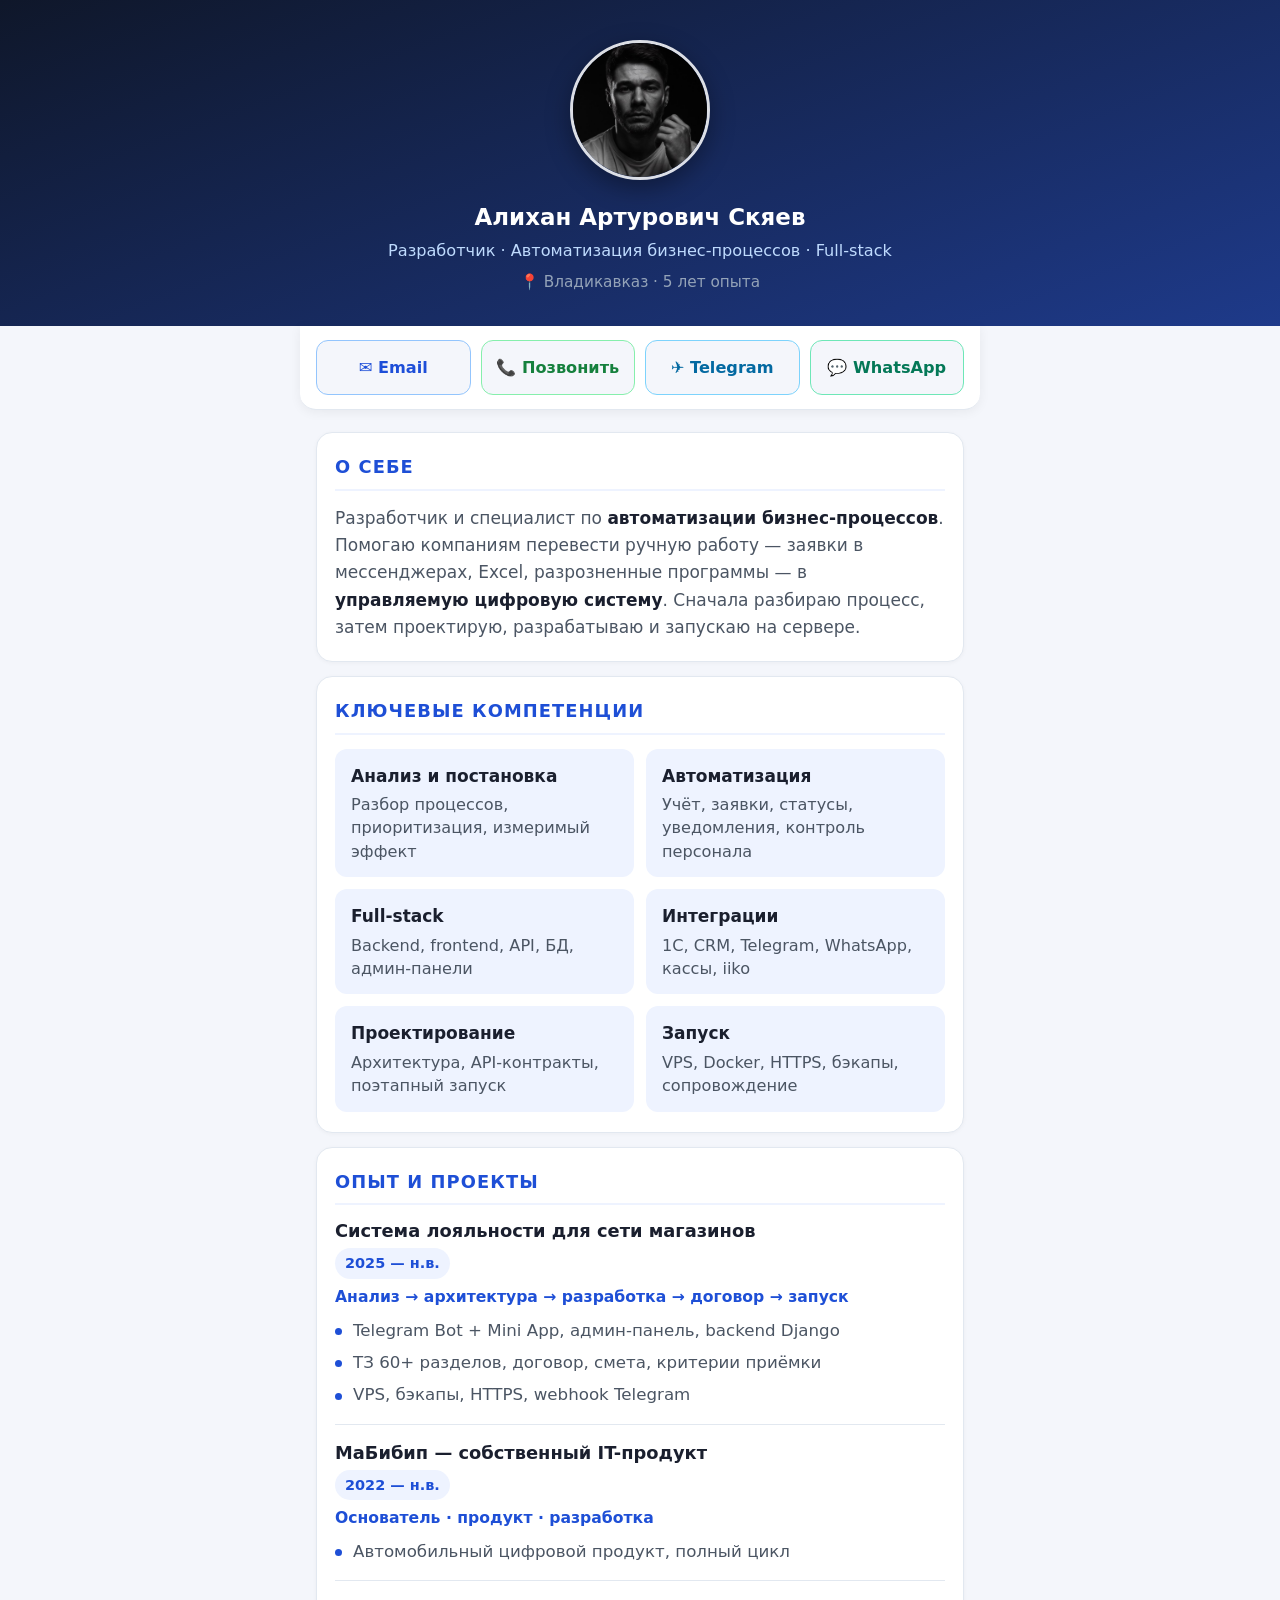
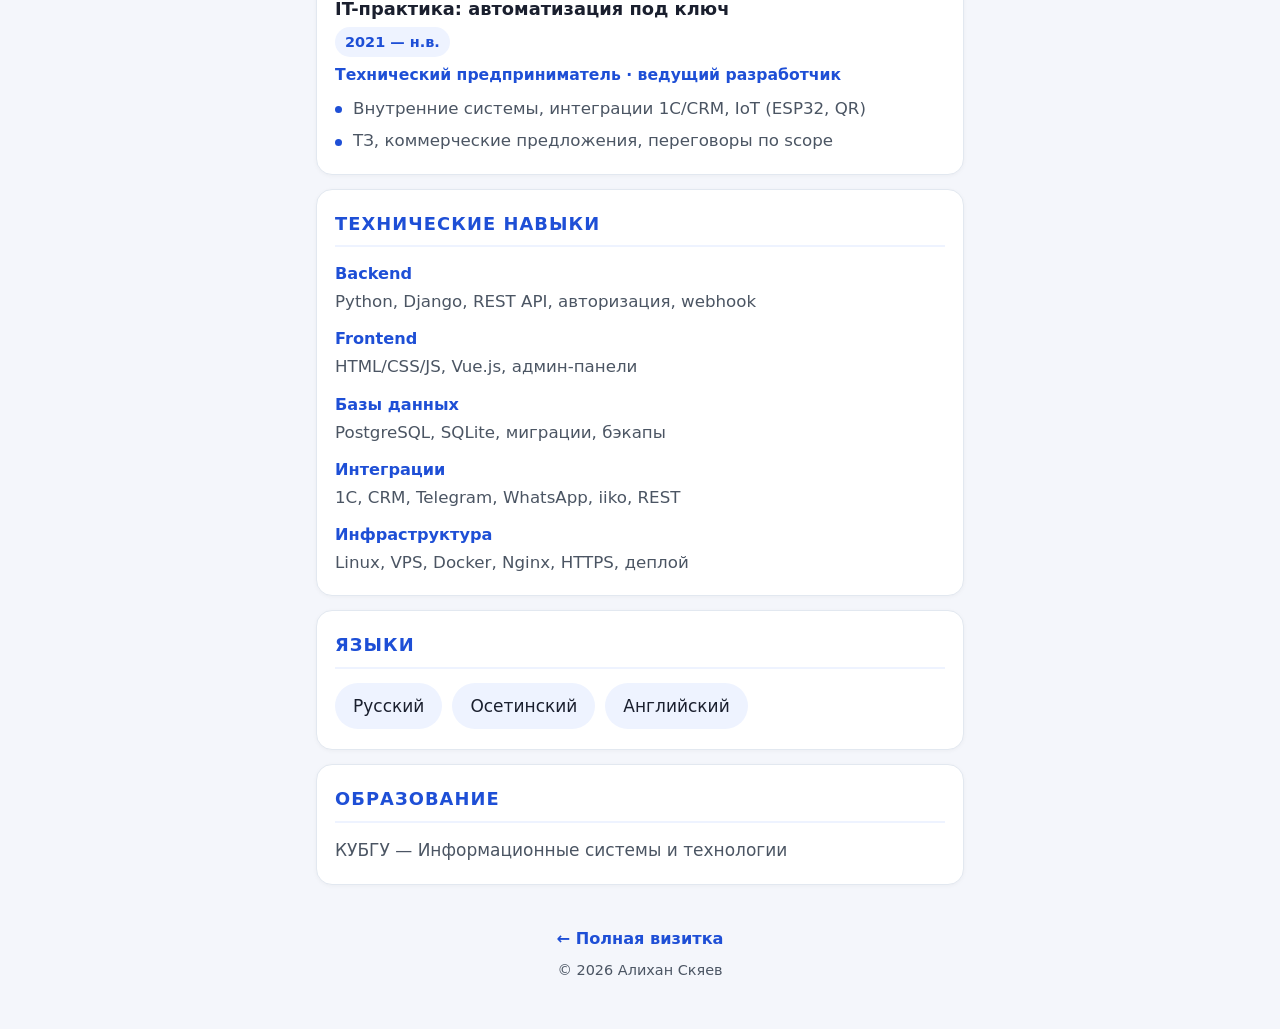
<file: resume.html>
<!DOCTYPE html>
<html lang="ru">
<head>
  <meta charset="UTF-8">
  <meta name="viewport" content="width=device-width, initial-scale=1.0, viewport-fit=cover">
  <meta name="description" content="Резюме — Алихан Скяев, разработчик и автоматизация бизнес-процессов">
  <meta name="theme-color" content="#ffffff">
  <title>Резюме — Алихан Скяев</title>
  <link rel="stylesheet" href="css/resume-mobile.css">
</head>
<body>

  <header class="header">
    <img class="photo" src="assets/photo.png" alt="Алихан Скяев">
    <h1>Алихан Артурович Скяев</h1>
    <p class="title">Разработчик · Автоматизация бизнес-процессов · Full-stack</p>
    <p class="location">📍 Владикавказ · 5 лет опыта</p>
  </header>

  <nav class="contacts" aria-label="Контакты">
    <a href="mailto:alihanskaev@gmail.com" class="contact-link email">✉ Email</a>
    <a href="tel:+79187020987" class="contact-link phone">📞 Позвонить</a>
    <a href="https://t.me/A_7l_i" class="contact-link tg" target="_blank" rel="noopener">✈ Telegram</a>
    <a href="https://wa.me/79187020987" class="contact-link wa" target="_blank" rel="noopener">💬 WhatsApp</a>
  </nav>

  <main class="content">

    <section class="block">
      <h2>О себе</h2>
      <p>Разработчик и специалист по <strong>автоматизации бизнес-процессов</strong>. Помогаю компаниям перевести ручную работу — заявки в мессенджерах, Excel, разрозненные программы — в <strong>управляемую цифровую систему</strong>. Сначала разбираю процесс, затем проектирую, разрабатываю и запускаю на сервере.</p>
    </section>

    <section class="block">
      <h2>Ключевые компетенции</h2>
      <div class="cards">
        <article class="card"><h3>Анализ и постановка</h3><p>Разбор процессов, приоритизация, измеримый эффект</p></article>
        <article class="card"><h3>Автоматизация</h3><p>Учёт, заявки, статусы, уведомления, контроль персонала</p></article>
        <article class="card"><h3>Full-stack</h3><p>Backend, frontend, API, БД, админ-панели</p></article>
        <article class="card"><h3>Интеграции</h3><p>1С, CRM, Telegram, WhatsApp, кассы, iiko</p></article>
        <article class="card"><h3>Проектирование</h3><p>Архитектура, API-контракты, поэтапный запуск</p></article>
        <article class="card"><h3>Запуск</h3><p>VPS, Docker, HTTPS, бэкапы, сопровождение</p></article>
      </div>
    </section>

    <section class="block">
      <h2>Опыт и проекты</h2>

      <article class="project">
        <div class="project-head">
          <h3>Система лояльности для сети магазинов</h3>
          <span class="period">2025 — н.в.</span>
        </div>
        <p class="role">Анализ → архитектура → разработка → договор → запуск</p>
        <ul>
          <li>Telegram Bot + Mini App, админ-панель, backend Django</li>
          <li>ТЗ 60+ разделов, договор, смета, критерии приёмки</li>
          <li>VPS, бэкапы, HTTPS, webhook Telegram</li>
        </ul>
      </article>

      <article class="project">
        <div class="project-head">
          <h3>МаБибип — собственный IT-продукт</h3>
          <span class="period">2022 — н.в.</span>
        </div>
        <p class="role">Основатель · продукт · разработка</p>
        <ul>
          <li>Автомобильный цифровой продукт, полный цикл</li>
        </ul>
      </article>

      <article class="project">
        <div class="project-head">
          <h3>IT-практика: автоматизация под ключ</h3>
          <span class="period">2021 — н.в.</span>
        </div>
        <p class="role">Технический предприниматель · ведущий разработчик</p>
        <ul>
          <li>Внутренние системы, интеграции 1С/CRM, IoT (ESP32, QR)</li>
          <li>ТЗ, коммерческие предложения, переговоры по scope</li>
        </ul>
      </article>
    </section>

    <section class="block">
      <h2>Технические навыки</h2>
      <dl class="skills">
        <dt>Backend</dt><dd>Python, Django, REST API, авторизация, webhook</dd>
        <dt>Frontend</dt><dd>HTML/CSS/JS, Vue.js, админ-панели</dd>
        <dt>Базы данных</dt><dd>PostgreSQL, SQLite, миграции, бэкапы</dd>
        <dt>Интеграции</dt><dd>1С, CRM, Telegram, WhatsApp, iiko, REST</dd>
        <dt>Инфраструктура</dt><dd>Linux, VPS, Docker, Nginx, HTTPS, деплой</dd>
      </dl>
    </section>

    <section class="block">
      <h2>Языки</h2>
      <div class="chips">
        <span>Русский</span>
        <span>Осетинский</span>
        <span>Английский</span>
      </div>
    </section>

    <section class="block">
      <h2>Образование</h2>
      <p class="edu">КУБГУ — Информационные системы и технологии</p>
    </section>

  </main>

  <footer class="footer">
    <a href="index.html" class="site-link">← Полная визитка</a>
    <p>© 2026 Алихан Скяев</p>
  </footer>

</body>
</html>
</file>
<file: css/style.css>
:root {
  --bg: #080c16;
  --bg-card: rgba(16, 22, 38, 0.72);
  --bg-card-hover: rgba(22, 30, 52, 0.88);
  --ink: #eef2ff;
  --muted: #94a3b8;
  --accent: #3b6bff;
  --accent-glow: rgba(59, 107, 255, 0.35);
  --accent-soft: rgba(59, 107, 255, 0.12);
  --line: rgba(148, 163, 184, 0.14);
  --green: #22c55e;
  --telegram: #29a8e0;
  --whatsapp: #25d366;
  --max: 1180px;
  --radius: 18px;
  --font: "Segoe UI", system-ui, -apple-system, sans-serif;
}

*, *::before, *::after { box-sizing: border-box; margin: 0; padding: 0; }

html {
  scroll-behavior: smooth;
  -webkit-text-size-adjust: 100%;
  text-size-adjust: 100%;
}

body {
  font-family: var(--font);
  background: var(--bg);
  color: var(--ink);
  line-height: 1.6;
  overflow-x: hidden;
  font-size: 1rem;
}

a { color: inherit; text-decoration: none; }

/* ── Background illustrations ── */
.bg-scene {
  position: fixed;
  inset: 0;
  z-index: 0;
  pointer-events: none;
  overflow: hidden;
}

.bg-gradient {
  position: absolute;
  inset: 0;
  background:
    radial-gradient(ellipse 80% 60% at 15% 10%, rgba(59, 107, 255, 0.18), transparent 55%),
    radial-gradient(ellipse 60% 50% at 85% 20%, rgba(99, 102, 241, 0.12), transparent 50%),
    radial-gradient(ellipse 70% 50% at 50% 100%, rgba(30, 79, 214, 0.1), transparent 55%),
    var(--bg);
  animation: gradientShift 14s ease-in-out infinite alternate;
}

@keyframes gradientShift {
  0% { filter: hue-rotate(0deg); }
  100% { filter: hue-rotate(12deg); }
}

.bg-orb {
  position: absolute;
  border-radius: 50%;
  filter: blur(60px);
  animation: floatOrb 18s ease-in-out infinite;
}

.bg-orb-1 { width: 420px; height: 420px; background: rgba(59, 107, 255, 0.15); top: -80px; left: -100px; }
.bg-orb-2 { width: 320px; height: 320px; background: rgba(139, 92, 246, 0.1); top: 40%; right: -80px; animation-delay: -6s; }
.bg-orb-3 { width: 280px; height: 280px; background: rgba(34, 197, 94, 0.07); bottom: 10%; left: 20%; animation-delay: -10s; }

@keyframes floatOrb {
  0%, 100% { transform: translate(0, 0) scale(1); }
  33% { transform: translate(30px, -20px) scale(1.05); }
  66% { transform: translate(-20px, 25px) scale(0.95); }
}

.bg-svg {
  position: absolute;
  opacity: 0.07;
  animation: drift 24s linear infinite;
}

.bg-svg-1 { top: 8%; right: 5%; width: 280px; animation-duration: 28s; }
.bg-svg-2 { bottom: 15%; left: 3%; width: 240px; animation-duration: 32s; animation-direction: reverse; }
.bg-svg-3 { top: 45%; left: 55%; width: 200px; opacity: 0.05; animation-duration: 22s; }

@keyframes drift {
  0% { transform: translateY(0) rotate(0deg); }
  50% { transform: translateY(-18px) rotate(3deg); }
  100% { transform: translateY(0) rotate(0deg); }
}

.grid-overlay {
  position: absolute;
  inset: 0;
  background-image:
    linear-gradient(var(--line) 1px, transparent 1px),
    linear-gradient(90deg, var(--line) 1px, transparent 1px);
  background-size: 64px 64px;
  mask-image: radial-gradient(ellipse 80% 70% at 50% 30%, black, transparent);
}

/* ── Layout ── */
.page { position: relative; z-index: 1; }

.container {
  width: min(var(--max), calc(100% - 32px));
  margin: 0 auto;
}

/* ── Header / Nav ── */
.header {
  position: fixed;
  top: 0; left: 0; right: 0;
  z-index: 100;
  backdrop-filter: blur(16px);
  background: rgba(8, 12, 22, 0.75);
  border-bottom: 1px solid var(--line);
}

.header-inner {
  display: flex;
  align-items: center;
  justify-content: space-between;
  height: 64px;
}

.logo {
  font-weight: 700;
  font-size: 1.05rem;
  letter-spacing: -0.02em;
}

.logo span { color: var(--accent); }

.nav {
  display: flex;
  gap: 28px;
  align-items: center;
}

.nav a {
  font-size: 0.88rem;
  color: var(--muted);
  transition: color 0.25s;
  position: relative;
}

.nav a:hover,
.nav a.active { color: var(--ink); }

.nav a.active::after {
  content: "";
  position: absolute;
  bottom: -6px;
  left: 0; right: 0;
  height: 2px;
  background: var(--accent);
  border-radius: 2px;
}

.nav-cta {
  padding: 8px 18px;
  background: var(--accent);
  color: #fff !important;
  border-radius: 999px;
  font-weight: 600;
  font-size: 0.85rem;
  transition: transform 0.2s, box-shadow 0.2s;
}

.nav-cta:hover {
  transform: translateY(-1px);
  box-shadow: 0 8px 24px var(--accent-glow);
}

.nav-toggle {
  display: none;
  flex-direction: column;
  gap: 5px;
  background: none;
  border: none;
  cursor: pointer;
  padding: 4px;
}

.nav-toggle span {
  display: block;
  width: 22px;
  height: 2px;
  background: var(--ink);
  transition: 0.3s;
}

/* ── Hero ── */
.hero {
  padding: 120px 0 80px;
  min-height: 92vh;
  display: flex;
  align-items: center;
}

.hero-grid {
  display: grid;
  grid-template-columns: 340px 1fr;
  gap: 56px;
  align-items: center;
}

.photo-wrap {
  position: relative;
  animation: fadeUp 0.9s ease both;
}

.photo-ring {
  position: absolute;
  inset: -12px;
  border-radius: 28px;
  border: 1px solid rgba(59, 107, 255, 0.3);
  animation: pulseRing 3s ease-in-out infinite;
}

.photo-ring-2 {
  inset: -24px;
  border-color: rgba(59, 107, 255, 0.12);
  animation-delay: -1.5s;
}

@keyframes pulseRing {
  0%, 100% { opacity: 0.6; transform: scale(1); }
  50% { opacity: 1; transform: scale(1.02); }
}

.photo {
  width: 100%;
  aspect-ratio: 4/5;
  object-fit: cover;
  object-position: center top;
  border-radius: 24px;
  display: block;
  box-shadow: 0 24px 64px rgba(0, 0, 0, 0.5);
  transition: transform 0.5s ease;
}

.photo-wrap:hover .photo { transform: scale(1.02); }

.hero-content { animation: fadeUp 0.9s 0.15s ease both; }

.hero-badge {
  display: inline-flex;
  align-items: center;
  gap: 8px;
  padding: 6px 14px;
  background: var(--accent-soft);
  border: 1px solid rgba(59, 107, 255, 0.25);
  border-radius: 999px;
  font-size: 0.8rem;
  color: #a5b8ff;
  margin-bottom: 18px;
}

.hero-badge::before {
  content: "";
  width: 7px; height: 7px;
  background: var(--green);
  border-radius: 50%;
  animation: blink 2s infinite;
}

@keyframes blink {
  0%, 100% { opacity: 1; }
  50% { opacity: 0.4; }
}

.hero h1 {
  font-size: clamp(2rem, 4vw, 2.8rem);
  font-weight: 800;
  line-height: 1.15;
  letter-spacing: -0.03em;
  margin-bottom: 12px;
}

.hero h1 em {
  font-style: normal;
  background: linear-gradient(135deg, #6b93ff, #a78bfa);
  -webkit-background-clip: text;
  -webkit-text-fill-color: transparent;
  background-clip: text;
}

.hero-subtitle {
  font-size: 1.05rem;
  color: var(--muted);
  max-width: 560px;
  margin-bottom: 28px;
  line-height: 1.55;
}

.hero-meta {
  display: flex;
  flex-wrap: wrap;
  gap: 10px;
  margin-bottom: 32px;
}

.meta-chip {
  padding: 6px 14px;
  background: var(--bg-card);
  border: 1px solid var(--line);
  border-radius: 999px;
  font-size: 0.82rem;
  color: var(--muted);
}

.contact-row {
  display: flex;
  flex-wrap: wrap;
  gap: 12px;
}

.contact-btn {
  display: inline-flex;
  align-items: center;
  gap: 10px;
  padding: 12px 20px;
  background: var(--bg-card);
  border: 1px solid var(--line);
  border-radius: 14px;
  font-size: 0.88rem;
  font-weight: 500;
  transition: all 0.25s ease;
  backdrop-filter: blur(8px);
}

.contact-btn:hover {
  transform: translateY(-3px);
  border-color: rgba(59, 107, 255, 0.4);
  box-shadow: 0 12px 32px rgba(0, 0, 0, 0.3);
}

.contact-btn .icon {
  width: 36px; height: 36px;
  border-radius: 10px;
  display: flex;
  align-items: center;
  justify-content: center;
  font-size: 1.1rem;
}

.contact-btn.email .icon { background: rgba(59, 107, 255, 0.2); }
.contact-btn.phone .icon { background: rgba(34, 197, 94, 0.2); }
.contact-btn.telegram .icon { background: rgba(41, 168, 224, 0.2); }
.contact-btn.whatsapp .icon { background: rgba(37, 211, 102, 0.2); }

.contact-btn.email:hover { border-color: var(--accent); }
.contact-btn.phone:hover { border-color: var(--green); }
.contact-btn.telegram:hover { border-color: var(--telegram); }
.contact-btn.whatsapp:hover { border-color: var(--whatsapp); }

/* ── Sections ── */
.section {
  padding: 72px 0;
}

.section-head {
  margin-bottom: 40px;
}

.section-label {
  font-size: 0.75rem;
  text-transform: uppercase;
  letter-spacing: 0.14em;
  color: var(--accent);
  font-weight: 700;
  margin-bottom: 8px;
}

.section-head h2 {
  font-size: clamp(1.6rem, 3vw, 2rem);
  font-weight: 800;
  letter-spacing: -0.02em;
}

.section-head p {
  color: var(--muted);
  margin-top: 8px;
  max-width: 560px;
}

/* ── Cards grid ── */
.cards-3 {
  display: grid;
  grid-template-columns: repeat(3, 1fr);
  gap: 18px;
}

.cards-2 {
  display: grid;
  grid-template-columns: repeat(2, 1fr);
  gap: 18px;
}

.card {
  background: var(--bg-card);
  border: 1px solid var(--line);
  border-radius: var(--radius);
  padding: 24px;
  backdrop-filter: blur(12px);
  transition: all 0.3s ease;
}

.card:hover {
  background: var(--bg-card-hover);
  border-color: rgba(59, 107, 255, 0.25);
  transform: translateY(-4px);
  box-shadow: 0 16px 40px rgba(0, 0, 0, 0.25);
}

.card-icon {
  width: 44px; height: 44px;
  border-radius: 12px;
  background: var(--accent-soft);
  display: flex;
  align-items: center;
  justify-content: center;
  font-size: 1.3rem;
  margin-bottom: 14px;
}

.card h3 {
  font-size: 1rem;
  font-weight: 700;
  margin-bottom: 6px;
}

.card p {
  font-size: 0.88rem;
  color: var(--muted);
  line-height: 1.5;
}

/* ── About ── */
.about-block {
  background: var(--bg-card);
  border: 1px solid var(--line);
  border-radius: var(--radius);
  padding: 36px 40px;
  backdrop-filter: blur(12px);
  font-size: 1.02rem;
  line-height: 1.75;
  color: #c8d3e8;
}

.about-block strong { color: var(--ink); }

/* ── Projects ── */
.project-card {
  background: var(--bg-card);
  border: 1px solid var(--line);
  border-radius: var(--radius);
  padding: 28px;
  backdrop-filter: blur(12px);
  transition: all 0.3s;
}

.project-card:hover {
  border-color: rgba(59, 107, 255, 0.3);
  transform: translateY(-4px);
}

.project-top {
  display: flex;
  justify-content: space-between;
  align-items: flex-start;
  gap: 16px;
  margin-bottom: 8px;
}

.project-top h3 { font-size: 1.05rem; font-weight: 700; }

.project-period {
  font-size: 0.78rem;
  color: var(--muted);
  white-space: nowrap;
  padding: 4px 10px;
  background: var(--accent-soft);
  border-radius: 999px;
}

.project-role {
  font-size: 0.85rem;
  color: var(--accent);
  font-weight: 600;
  margin-bottom: 6px;
}

.project-desc {
  font-size: 0.85rem;
  color: var(--muted);
  margin-bottom: 14px;
}

.project-card ul {
  list-style: none;
  display: flex;
  flex-direction: column;
  gap: 6px;
}

.project-card li {
  font-size: 0.85rem;
  color: #b0bdd4;
  padding-left: 16px;
  position: relative;
}

.project-card li::before {
  content: "";
  position: absolute;
  left: 0; top: 9px;
  width: 6px; height: 6px;
  background: var(--accent);
  border-radius: 50%;
}

/* ── Skills ── */
.skill-row {
  display: grid;
  grid-template-columns: 140px 1fr;
  gap: 16px;
  padding: 14px 0;
  border-bottom: 1px solid var(--line);
  align-items: start;
}

.skill-row:last-child { border-bottom: none; }

.skill-label {
  font-size: 0.85rem;
  font-weight: 700;
  color: var(--accent);
}

.skill-value {
  font-size: 0.88rem;
  color: var(--muted);
  line-height: 1.5;
}

/* ── Languages ── */
.lang-chips {
  display: flex;
  flex-wrap: wrap;
  gap: 10px;
}

.lang-chip {
  padding: 10px 22px;
  background: var(--bg-card);
  border: 1px solid var(--line);
  border-radius: 999px;
  font-size: 0.9rem;
  font-weight: 500;
  transition: all 0.25s;
}

.lang-chip:hover {
  border-color: var(--accent);
  background: var(--accent-soft);
}

/* ── Tech tags ── */
.tech-tags {
  display: flex;
  flex-wrap: wrap;
  gap: 8px;
  margin-top: 24px;
}

.tech-tag {
  padding: 6px 12px;
  background: rgba(59, 107, 255, 0.08);
  border: 1px solid rgba(59, 107, 255, 0.15);
  border-radius: 8px;
  font-size: 0.78rem;
  color: #a5b8ff;
}

/* ── Footer / CTA ── */
.footer {
  padding: 64px 0 40px;
  border-top: 1px solid var(--line);
  margin-top: 40px;
}

.footer-cta {
  text-align: center;
  margin-bottom: 48px;
}

.footer-cta h2 {
  font-size: clamp(1.5rem, 3vw, 2rem);
  font-weight: 800;
  margin-bottom: 12px;
}

.footer-cta p {
  color: var(--muted);
  margin-bottom: 28px;
}

.footer-contacts {
  display: flex;
  justify-content: center;
  flex-wrap: wrap;
  gap: 12px;
}

.footer-copy {
  text-align: center;
  font-size: 0.78rem;
  color: var(--muted);
  margin-top: 40px;
}

/* ── Animations ── */
.reveal {
  opacity: 0;
  transform: translateY(28px);
  transition: opacity 0.7s ease, transform 0.7s ease;
}

.reveal.visible {
  opacity: 1;
  transform: translateY(0);
}

.reveal-delay-1 { transition-delay: 0.1s; }
.reveal-delay-2 { transition-delay: 0.2s; }
.reveal-delay-3 { transition-delay: 0.3s; }

@keyframes fadeUp {
  from { opacity: 0; transform: translateY(24px); }
  to { opacity: 1; transform: translateY(0); }
}

/* ── Responsive ── */
@media (max-width: 960px) {
  .hero-grid { grid-template-columns: 1fr; text-align: center; }
  .photo-wrap { max-width: 300px; margin: 0 auto; }
  .hero-subtitle { margin-left: auto; margin-right: auto; font-size: 1.1rem; }
  .hero-meta, .contact-row { justify-content: center; }
  .cards-3 { grid-template-columns: 1fr 1fr; }
  .cards-2 { grid-template-columns: 1fr; }
  .card p { font-size: 0.95rem; }
  .project-card li { font-size: 0.95rem; }
}

@media (max-width: 640px) {
  html { font-size: 18px; }

  .container { width: calc(100% - 24px); }

  .header-inner { height: 56px; }

  .hero {
    padding: 96px 0 56px;
    min-height: auto;
  }

  .hero h1 {
    font-size: 1.65rem;
    line-height: 1.2;
  }

  .hero-subtitle {
    font-size: 1.05rem;
    line-height: 1.55;
  }

  .hero-badge { font-size: 0.88rem; }

  .meta-chip {
    font-size: 0.92rem;
    padding: 8px 14px;
  }

  .contact-row {
    flex-direction: column;
    align-items: stretch;
  }

  .contact-btn {
    width: 100%;
    justify-content: flex-start;
    font-size: 1rem;
    padding: 14px 18px;
    min-height: 52px;
  }

  .contact-btn .icon {
    width: 40px;
    height: 40px;
    font-size: 1.2rem;
  }

  .section {
    padding: 48px 0;
  }

  .section-head h2 {
    font-size: 1.45rem;
  }

  .section-head p {
    font-size: 1rem;
  }

  .about-block {
    padding: 22px 18px;
    font-size: 1.05rem;
    line-height: 1.65;
  }

  .card {
    padding: 20px 18px;
  }

  .card h3 { font-size: 1.05rem; }
  .card p { font-size: 1rem; }

  .project-card {
    padding: 22px 18px;
  }

  .project-top {
    flex-direction: column;
    gap: 8px;
  }

  .project-top h3 {
    font-size: 1.08rem;
    line-height: 1.35;
  }

  .project-period {
    font-size: 0.88rem;
    white-space: normal;
  }

  .project-role { font-size: 0.95rem; }
  .project-desc { font-size: 0.95rem; }
  .project-card li { font-size: 1rem; line-height: 1.5; }

  .skill-label { font-size: 0.95rem; }
  .skill-value { font-size: 1rem; }

  .lang-chip {
    font-size: 1rem;
    padding: 12px 20px;
  }

  .tech-tag {
    font-size: 0.9rem;
    padding: 8px 14px;
  }

  .footer-cta h2 { font-size: 1.4rem; }
  .footer-cta p { font-size: 1rem; }

  .footer-contacts {
    flex-direction: column;
    align-items: stretch;
  }

  .footer-contacts .contact-btn {
    justify-content: center;
  }

  .nav {
    position: fixed;
    top: 56px; left: 0; right: 0;
    flex-direction: column;
    background: rgba(8, 12, 22, 0.96);
    padding: 20px;
    gap: 16px;
    transform: translateY(-120%);
    opacity: 0;
    transition: 0.3s;
    border-bottom: 1px solid var(--line);
  }

  .nav a { font-size: 1.05rem; padding: 4px 0; }

  .nav.open { transform: translateY(0); opacity: 1; }

  .nav-toggle { display: flex; }

  .nav-toggle.open span:nth-child(1) { transform: rotate(45deg) translate(5px, 5px); }
  .nav-toggle.open span:nth-child(2) { opacity: 0; }
  .nav-toggle.open span:nth-child(3) { transform: rotate(-45deg) translate(5px, -5px); }

  .cards-3 { grid-template-columns: 1fr; }
}

@media (prefers-reduced-motion: reduce) {
  *, *::before, *::after {
    animation-duration: 0.01ms !important;
    transition-duration: 0.01ms !important;
  }
  .reveal { opacity: 1; transform: none; }
}
</file>
<file: css/game.css>
# ALIHAN QUEST — landing + game section styles

.game-hero {
  padding: 100px 0 60px;
  text-align: center;
}

.game-hero-badge {
  display: inline-flex;
  align-items: center;
  gap: 8px;
  padding: 8px 18px;
  background: rgba(124, 92, 255, 0.15);
  border: 1px solid rgba(124, 92, 255, 0.35);
  border-radius: 999px;
  font-size: 0.85rem;
  color: #c4b5fd;
  margin-bottom: 20px;
}

.game-hero h1 {
  font-size: clamp(2.2rem, 5vw, 3.2rem);
  font-weight: 900;
  letter-spacing: -0.03em;
  margin-bottom: 12px;
}

.game-hero h1 span {
  background: linear-gradient(135deg, #6b93ff, #a78bfa, #fbbf24);
  -webkit-background-clip: text;
  -webkit-text-fill-color: transparent;
  background-clip: text;
}

.game-tagline {
  font-size: 1.1rem;
  color: var(--muted);
  max-width: 560px;
  margin: 0 auto 28px;
  line-height: 1.55;
}

.game-rule {
  display: inline-block;
  padding: 10px 20px;
  background: rgba(251, 191, 36, 0.1);
  border: 1px solid rgba(251, 191, 36, 0.25);
  border-radius: 12px;
  color: #fbbf24;
  font-size: 0.95rem;
  font-weight: 600;
  margin-bottom: 32px;
}

.game-cta-row {
  display: flex;
  flex-wrap: wrap;
  gap: 14px;
  justify-content: center;
  margin-bottom: 48px;
}

.game-btn {
  display: inline-flex;
  align-items: center;
  gap: 10px;
  padding: 16px 28px;
  border-radius: 16px;
  font-size: 1rem;
  font-weight: 700;
  text-decoration: none;
  transition: all 0.25s;
}

.game-btn-primary {
  background: linear-gradient(135deg, #4f7cff, #7c5cff);
  color: #fff;
  box-shadow: 0 12px 32px rgba(79, 124, 255, 0.35);
}

.game-btn-primary:hover {
  transform: translateY(-3px);
  box-shadow: 0 16px 40px rgba(79, 124, 255, 0.45);
}

.game-btn-secondary {
  background: var(--bg-card);
  border: 1px solid var(--line);
  color: var(--ink);
}

.game-preview {
  max-width: 320px;
  margin: 0 auto;
  background: linear-gradient(160deg, #1a2540, #0a0e18);
  border: 1px solid var(--line);
  border-radius: 24px;
  padding: 24px;
  box-shadow: 0 24px 64px rgba(0,0,0,0.5);
  text-align: left;
}

.game-preview-name { font-size: 1.1rem; font-weight: 800; text-align: center; }
.game-preview-level { font-size: 2rem; font-weight: 900; color: #fbbf24; text-align: center; }
.game-preview-title { font-size: 0.72rem; color: #6b93ff; text-align: center; letter-spacing: 0.1em; margin-bottom: 16px; }

.game-preview-kpi {
  display: grid;
  grid-template-columns: 1fr 1fr;
  gap: 8px;
}

.game-preview-kpi div {
  background: rgba(255,255,255,0.05);
  border-radius: 10px;
  padding: 10px;
  font-size: 0.78rem;
}

.game-preview-kpi strong { display: block; font-size: 0.95rem; margin-top: 2px; }

.game-features {
  display: grid;
  grid-template-columns: repeat(3, 1fr);
  gap: 18px;
}

.game-section {
  padding: 56px 0;
}

.game-section-alt {
  background: rgba(255, 255, 255, 0.02);
  border-top: 1px solid var(--line);
  border-bottom: 1px solid var(--line);
}

.game-section-title {
  font-size: clamp(1.5rem, 3vw, 2rem);
  font-weight: 800;
  text-align: center;
  margin-bottom: 16px;
}

.game-section-lead {
  text-align: center;
  max-width: 640px;
  margin: 0 auto 36px;
  color: var(--muted);
  line-height: 1.6;
  font-size: 1.05rem;
}

.game-benefits {
  display: grid;
  grid-template-columns: repeat(3, 1fr);
  gap: 18px;
}

.game-steps {
  list-style: none;
  padding: 0;
  margin: 0;
  max-width: 640px;
  margin-inline: auto;
  display: flex;
  flex-direction: column;
  gap: 20px;
}

.game-steps li {
  display: flex;
  gap: 16px;
  align-items: flex-start;
  padding: 18px 20px;
  background: var(--bg-card);
  border: 1px solid var(--line);
  border-radius: 16px;
}

.game-step-num {
  flex-shrink: 0;
  width: 36px;
  height: 36px;
  display: flex;
  align-items: center;
  justify-content: center;
  background: linear-gradient(135deg, #4f7cff, #7c5cff);
  border-radius: 50%;
  font-weight: 800;
  font-size: 0.95rem;
}

.game-steps strong {
  display: block;
  margin-bottom: 4px;
  font-size: 1rem;
}

.game-steps p {
  margin: 0;
  color: var(--muted);
  font-size: 0.9rem;
  line-height: 1.5;
}

.game-section-cta {
  text-align: center;
  padding-bottom: 80px;
}

.game-cta-block h2 {
  font-size: 1.75rem;
  margin-bottom: 10px;
}

.game-cta-block p {
  color: var(--muted);
  margin-bottom: 24px;
}

@media (max-width: 768px) {
  .game-features,
  .game-benefits { grid-template-columns: 1fr; }
  .game-cta-row { flex-direction: column; align-items: stretch; }
  .game-btn { justify-content: center; }
}
</file>
<file: css/presentation.css>
/* Professional slide presentation */

:root {
  --bg: #080c16;
  --bg-slide: rgba(14, 20, 36, 0.92);
  --ink: #eef2ff;
  --muted: #94a3b8;
  --accent: #3b6bff;
  --accent-glow: rgba(59, 107, 255, 0.4);
  --line: rgba(148, 163, 184, 0.15);
  --green: #22c55e;
  --font: "Segoe UI", system-ui, sans-serif;
}

*, *::before, *::after { box-sizing: border-box; margin: 0; padding: 0; }

html, body {
  height: 100%;
  overflow: hidden;
  font-family: var(--font);
  background: var(--bg);
  color: var(--ink);
  -webkit-text-size-adjust: 100%;
}

/* Background */
.deck-bg {
  position: fixed;
  inset: 0;
  z-index: 0;
  background:
    radial-gradient(ellipse 70% 50% at 20% 20%, rgba(59, 107, 255, 0.15), transparent),
    radial-gradient(ellipse 50% 40% at 80% 80%, rgba(139, 92, 246, 0.1), transparent),
    var(--bg);
}

.deck-bg::after {
  content: "";
  position: absolute;
  inset: 0;
  background-image:
    linear-gradient(var(--line) 1px, transparent 1px),
    linear-gradient(90deg, var(--line) 1px, transparent 1px);
  background-size: 48px 48px;
  mask-image: radial-gradient(ellipse 90% 80% at 50% 50%, black, transparent);
  opacity: 0.5;
}

/* Deck */
.deck {
  position: relative;
  z-index: 1;
  width: 100%;
  height: 100%;
  display: flex;
  align-items: center;
  justify-content: center;
}

.slide {
  position: absolute;
  width: min(1100px, calc(100vw - 48px));
  height: min(620px, calc(100vh - 120px));
  padding: 48px 56px;
  background: var(--bg-slide);
  border: 1px solid var(--line);
  border-radius: 24px;
  backdrop-filter: blur(20px);
  box-shadow: 0 32px 80px rgba(0, 0, 0, 0.45);
  opacity: 0;
  visibility: hidden;
  transform: translateX(40px) scale(0.98);
  transition: opacity 0.45s ease, transform 0.45s ease, visibility 0.45s;
  overflow: hidden;
  display: flex;
  flex-direction: column;
}

.slide.active {
  opacity: 1;
  visibility: visible;
  transform: translateX(0) scale(1);
}

.slide.prev {
  transform: translateX(-40px) scale(0.98);
}

/* Slide typography */
.slide-label {
  font-size: 0.72rem;
  text-transform: uppercase;
  letter-spacing: 0.16em;
  color: var(--accent);
  font-weight: 700;
  margin-bottom: 10px;
}

.slide h1 {
  font-size: clamp(1.8rem, 4vw, 2.6rem);
  font-weight: 800;
  line-height: 1.15;
  letter-spacing: -0.03em;
  margin-bottom: 12px;
}

.slide h1 em {
  font-style: normal;
  background: linear-gradient(135deg, #6b93ff, #a78bfa);
  -webkit-background-clip: text;
  -webkit-text-fill-color: transparent;
  background-clip: text;
}

.slide h2 {
  font-size: clamp(1.4rem, 3vw, 1.9rem);
  font-weight: 800;
  letter-spacing: -0.02em;
  margin-bottom: 20px;
}

.slide-sub {
  font-size: 1.05rem;
  color: var(--muted);
  line-height: 1.55;
  max-width: 680px;
}

.slide-body {
  flex: 1;
  display: flex;
  flex-direction: column;
  justify-content: center;
  overflow-y: auto;
  padding-right: 4px;
}

.slide-body::-webkit-scrollbar { width: 4px; }
.slide-body::-webkit-scrollbar-thumb { background: var(--line); border-radius: 4px; }

/* Title slide */
.slide-title {
  flex-direction: row;
  align-items: center;
  gap: 48px;
  padding: 56px 64px;
}

.title-photo-wrap {
  flex-shrink: 0;
  position: relative;
}

.title-photo {
  width: 220px;
  height: 260px;
  object-fit: cover;
  object-position: center top;
  border-radius: 20px;
  box-shadow: 0 20px 50px rgba(0, 0, 0, 0.5);
  border: 2px solid rgba(255,255,255,0.1);
}

.title-photo-ring {
  position: absolute;
  inset: -8px;
  border: 1px solid rgba(59, 107, 255, 0.35);
  border-radius: 24px;
  pointer-events: none;
}

.title-content { flex: 1; }

.title-badge {
  display: inline-flex;
  align-items: center;
  gap: 8px;
  padding: 6px 14px;
  background: rgba(59, 107, 255, 0.15);
  border: 1px solid rgba(59, 107, 255, 0.3);
  border-radius: 999px;
  font-size: 0.8rem;
  color: #a5b8ff;
  margin-bottom: 16px;
}

.title-meta {
  display: flex;
  flex-wrap: wrap;
  gap: 10px;
  margin-top: 20px;
}

.meta-pill {
  padding: 6px 14px;
  background: rgba(255,255,255,0.05);
  border: 1px solid var(--line);
  border-radius: 999px;
  font-size: 0.85rem;
  color: var(--muted);
}

/* Grid layouts */
.grid-2 {
  display: grid;
  grid-template-columns: 1fr 1fr;
  gap: 16px;
}

.grid-3 {
  display: grid;
  grid-template-columns: repeat(3, 1fr);
  gap: 14px;
}

.card {
  background: rgba(59, 107, 255, 0.08);
  border: 1px solid rgba(59, 107, 255, 0.18);
  border-radius: 14px;
  padding: 18px 20px;
  transition: border-color 0.25s;
}

.card:hover { border-color: rgba(59, 107, 255, 0.4); }

.card-icon { font-size: 1.5rem; margin-bottom: 8px; }

.card h3 {
  font-size: 0.95rem;
  font-weight: 700;
  margin-bottom: 6px;
}

.card p {
  font-size: 0.85rem;
  color: var(--muted);
  line-height: 1.45;
}

/* List */
.slide-list {
  list-style: none;
  display: flex;
  flex-direction: column;
  gap: 12px;
}

.slide-list li {
  font-size: 1rem;
  color: #c8d3e8;
  padding-left: 22px;
  position: relative;
  line-height: 1.45;
}

.slide-list li::before {
  content: "";
  position: absolute;
  left: 0;
  top: 0.55em;
  width: 8px;
  height: 8px;
  background: var(--accent);
  border-radius: 50%;
  box-shadow: 0 0 8px var(--accent-glow);
}

.slide-list li strong { color: var(--ink); }

/* Project block */
.project-block {
  background: rgba(255,255,255,0.04);
  border: 1px solid var(--line);
  border-radius: 16px;
  padding: 22px 24px;
  margin-bottom: 14px;
}

.project-block:last-child { margin-bottom: 0; }

.project-block h3 {
  font-size: 1.05rem;
  font-weight: 700;
  margin-bottom: 4px;
}

.project-block .role {
  font-size: 0.85rem;
  color: var(--accent);
  font-weight: 600;
  margin-bottom: 10px;
}

.project-block ul {
  list-style: none;
  display: flex;
  flex-direction: column;
  gap: 6px;
}

.project-block li {
  font-size: 0.88rem;
  color: var(--muted);
  padding-left: 16px;
  position: relative;
}

.project-block li::before {
  content: "→";
  position: absolute;
  left: 0;
  color: var(--accent);
  font-size: 0.8rem;
}

/* Process steps */
.steps {
  display: flex;
  align-items: center;
  gap: 8px;
  flex-wrap: wrap;
  margin-top: 20px;
}

.step {
  padding: 10px 16px;
  background: rgba(59, 107, 255, 0.12);
  border: 1px solid rgba(59, 107, 255, 0.25);
  border-radius: 10px;
  font-size: 0.85rem;
  font-weight: 600;
  color: #a5b8ff;
}

.step-arrow { color: var(--muted); font-size: 1.2rem; }

/* Tech tags */
.tech-row {
  display: flex;
  flex-wrap: wrap;
  gap: 8px;
  margin-top: 16px;
}

.tech-tag {
  padding: 8px 14px;
  background: rgba(59, 107, 255, 0.1);
  border: 1px solid rgba(59, 107, 255, 0.2);
  border-radius: 8px;
  font-size: 0.82rem;
  color: #a5b8ff;
}

/* Contact slide */
.contact-grid {
  display: grid;
  grid-template-columns: 1fr 1fr;
  gap: 14px;
  margin-top: 24px;
}

.contact-card {
  display: flex;
  align-items: center;
  gap: 14px;
  padding: 18px 20px;
  background: rgba(255,255,255,0.05);
  border: 1px solid var(--line);
  border-radius: 14px;
  text-decoration: none;
  color: var(--ink);
  transition: all 0.25s;
}

.contact-card:hover {
  border-color: var(--accent);
  background: rgba(59, 107, 255, 0.1);
  transform: translateY(-2px);
}

.contact-card .icon {
  width: 44px;
  height: 44px;
  border-radius: 12px;
  display: flex;
  align-items: center;
  justify-content: center;
  font-size: 1.2rem;
  background: rgba(59, 107, 255, 0.15);
}

.contact-card span:last-child {
  font-size: 0.95rem;
  font-weight: 500;
}

.cta-text {
  font-size: 1.15rem;
  color: var(--muted);
  margin-top: 8px;
  line-height: 1.5;
}

/* Principles */
.principle-row {
  display: grid;
  grid-template-columns: 1fr 1fr;
  gap: 14px;
}

.principle-item {
  padding: 16px 18px;
  border-left: 3px solid var(--accent);
  background: rgba(59, 107, 255, 0.06);
  border-radius: 0 12px 12px 0;
}

.principle-item strong {
  display: block;
  font-size: 0.95rem;
  margin-bottom: 4px;
}

.principle-item span {
  font-size: 0.85rem;
  color: var(--muted);
}

/* Controls */
.controls {
  position: fixed;
  bottom: 24px;
  left: 50%;
  transform: translateX(-50%);
  z-index: 100;
  display: flex;
  align-items: center;
  gap: 16px;
  padding: 10px 20px;
  background: rgba(8, 12, 22, 0.85);
  border: 1px solid var(--line);
  border-radius: 999px;
  backdrop-filter: blur(12px);
}

.ctrl-btn {
  width: 40px;
  height: 40px;
  border: 1px solid var(--line);
  border-radius: 50%;
  background: rgba(255,255,255,0.05);
  color: var(--ink);
  font-size: 1.1rem;
  cursor: pointer;
  display: flex;
  align-items: center;
  justify-content: center;
  transition: all 0.2s;
}

.ctrl-btn:hover {
  background: var(--accent);
  border-color: var(--accent);
}

.ctrl-btn:disabled {
  opacity: 0.3;
  cursor: not-allowed;
}

.slide-counter {
  font-size: 0.85rem;
  color: var(--muted);
  min-width: 60px;
  text-align: center;
}

.progress-bar {
  position: fixed;
  top: 0;
  left: 0;
  height: 3px;
  background: var(--accent);
  z-index: 200;
  transition: width 0.4s ease;
  box-shadow: 0 0 12px var(--accent-glow);
}

.top-bar {
  position: fixed;
  top: 16px;
  right: 20px;
  z-index: 100;
  display: flex;
  gap: 10px;
}

.top-btn {
  padding: 8px 16px;
  background: rgba(8, 12, 22, 0.8);
  border: 1px solid var(--line);
  border-radius: 999px;
  color: var(--muted);
  font-size: 0.8rem;
  text-decoration: none;
  backdrop-filter: blur(8px);
  transition: all 0.2s;
}

.top-btn:hover { color: var(--ink); border-color: var(--accent); }

/* Responsive */
@media (max-width: 768px) {
  .slide {
    width: calc(100vw - 24px);
    height: calc(100vh - 100px);
    padding: 28px 22px;
    border-radius: 16px;
  }

  .slide-title {
    flex-direction: column;
    text-align: center;
    padding: 32px 24px;
    gap: 24px;
  }

  .title-photo { width: 140px; height: 170px; }
  .title-meta { justify-content: center; }

  .grid-2, .grid-3, .principle-row, .contact-grid {
    grid-template-columns: 1fr;
  }

  .slide-list li { font-size: 0.95rem; }
  .controls { bottom: 16px; padding: 8px 14px; }
}

@media (prefers-reduced-motion: reduce) {
  .slide { transition: none; }
}
</file>
<file: css/resume-mobile.css>
/* Mobile-first resume — readable without zoom */

:root {
  --ink: #1a1f2e;
  --muted: #4b5563;
  --accent: #1e4fd6;
  --bg: #f4f6fb;
  --card: #ffffff;
  --line: #e2e8f0;
  --safe-bottom: env(safe-area-inset-bottom, 0px);
}

*, *::before, *::after { box-sizing: border-box; margin: 0; padding: 0; }

html {
  font-size: 18px;
  -webkit-text-size-adjust: 100%;
  text-size-adjust: 100%;
}

body {
  font-family: "Segoe UI", system-ui, -apple-system, sans-serif;
  background: var(--bg);
  color: var(--ink);
  line-height: 1.55;
  padding-bottom: calc(24px + var(--safe-bottom));
}

/* Header */
.header {
  background: linear-gradient(160deg, #0f172a 0%, #1e3a8a 100%);
  color: #fff;
  text-align: center;
  padding: 28px 20px 24px;
}

.photo {
  width: 120px;
  height: 120px;
  object-fit: cover;
  object-position: center top;
  border-radius: 50%;
  border: 3px solid rgba(255,255,255,0.85);
  box-shadow: 0 8px 24px rgba(0,0,0,0.35);
  margin-bottom: 16px;
}

.header h1 {
  font-size: 1.35rem;
  font-weight: 800;
  line-height: 1.25;
  margin-bottom: 8px;
}

.header .title {
  font-size: 0.95rem;
  color: #bfdbfe;
  line-height: 1.4;
  margin-bottom: 8px;
}

.header .location {
  font-size: 0.9rem;
  color: #94a3b8;
}

/* Contact bar — sticky on scroll optional */
.contacts {
  display: grid;
  grid-template-columns: 1fr 1fr;
  gap: 10px;
  padding: 14px 16px;
  background: var(--card);
  border-bottom: 1px solid var(--line);
  position: sticky;
  top: 0;
  z-index: 10;
  box-shadow: 0 2px 12px rgba(0,0,0,0.06);
}

.contact-link {
  display: flex;
  align-items: center;
  justify-content: center;
  gap: 6px;
  padding: 14px 10px;
  min-height: 48px;
  background: var(--bg);
  border: 1px solid var(--line);
  border-radius: 12px;
  font-size: 0.95rem;
  font-weight: 600;
  color: var(--ink);
  text-decoration: none;
  transition: background 0.2s;
}

.contact-link:active { background: #e2e8f0; }

.contact-link.email { border-color: #93c5fd; color: #1d4ed8; }
.contact-link.phone { border-color: #86efac; color: #15803d; }
.contact-link.tg    { border-color: #7dd3fc; color: #0369a1; }
.contact-link.wa    { border-color: #6ee7b7; color: #047857; }

/* Content */
.content {
  padding: 8px 16px 0;
  max-width: 680px;
  margin: 0 auto;
}

.block {
  background: var(--card);
  border-radius: 16px;
  padding: 20px 18px;
  margin-top: 14px;
  border: 1px solid var(--line);
  box-shadow: 0 1px 4px rgba(0,0,0,0.04);
}

.block h2 {
  font-size: 1.05rem;
  font-weight: 800;
  color: var(--accent);
  text-transform: uppercase;
  letter-spacing: 0.06em;
  margin-bottom: 14px;
  padding-bottom: 8px;
  border-bottom: 2px solid #eef3ff;
}

.block > p {
  font-size: 1rem;
  color: var(--muted);
  line-height: 1.6;
}

.block > p strong { color: var(--ink); }

/* Competency cards */
.cards {
  display: flex;
  flex-direction: column;
  gap: 10px;
}

.card {
  background: #eef3ff;
  border-radius: 12px;
  padding: 14px 16px;
}

.card h3 {
  font-size: 1rem;
  font-weight: 700;
  margin-bottom: 4px;
}

.card p {
  font-size: 0.95rem;
  color: var(--muted);
  line-height: 1.45;
}

/* Projects */
.project {
  padding: 16px 0;
  border-bottom: 1px solid var(--line);
}

.project:last-child { border-bottom: none; padding-bottom: 0; }
.project:first-of-type { padding-top: 0; }

.project-head {
  display: flex;
  flex-direction: column;
  gap: 6px;
  margin-bottom: 6px;
}

.project-head h3 {
  font-size: 1.05rem;
  font-weight: 700;
  line-height: 1.3;
}

.period {
  display: inline-block;
  font-size: 0.85rem;
  color: var(--accent);
  font-weight: 600;
  background: #eef3ff;
  padding: 4px 10px;
  border-radius: 999px;
  width: fit-content;
}

.role {
  font-size: 0.92rem;
  color: var(--accent);
  font-weight: 600;
  margin-bottom: 10px;
}

.project ul {
  list-style: none;
  display: flex;
  flex-direction: column;
  gap: 8px;
}

.project li {
  font-size: 0.98rem;
  color: var(--muted);
  padding-left: 18px;
  position: relative;
  line-height: 1.45;
}

.project li::before {
  content: "";
  position: absolute;
  left: 0;
  top: 0.55em;
  width: 7px;
  height: 7px;
  background: var(--accent);
  border-radius: 50%;
}

/* Skills dl */
.skills dt {
  font-size: 0.95rem;
  font-weight: 700;
  color: var(--accent);
  margin-top: 12px;
}

.skills dt:first-child { margin-top: 0; }

.skills dd {
  font-size: 0.98rem;
  color: var(--muted);
  margin-top: 4px;
  line-height: 1.45;
}

/* Chips */
.chips {
  display: flex;
  flex-wrap: wrap;
  gap: 10px;
}

.chips span {
  padding: 10px 18px;
  background: #eef3ff;
  border-radius: 999px;
  font-size: 1rem;
  font-weight: 500;
}

.edu {
  font-size: 1rem;
  color: var(--muted);
}

/* Footer */
.footer {
  text-align: center;
  padding: 24px 16px;
  margin-top: 16px;
}

.site-link {
  display: inline-block;
  font-size: 0.95rem;
  color: var(--accent);
  font-weight: 600;
  margin-bottom: 8px;
  text-decoration: none;
}

.footer p {
  font-size: 0.85rem;
  color: var(--muted);
}

/* Tablet+ — still readable, slightly wider */
@media (min-width: 640px) {
  html { font-size: 19px; }

  .contacts {
    grid-template-columns: repeat(4, 1fr);
    max-width: 680px;
    margin: 0 auto;
    border-radius: 0 0 16px 16px;
  }

  .cards {
    display: grid;
    grid-template-columns: 1fr 1fr;
    gap: 12px;
  }
}

@media (min-width: 900px) {
  html { font-size: 17px; }

  .header { padding: 40px 20px 32px; }
  .photo { width: 140px; height: 140px; }
}
</file>
